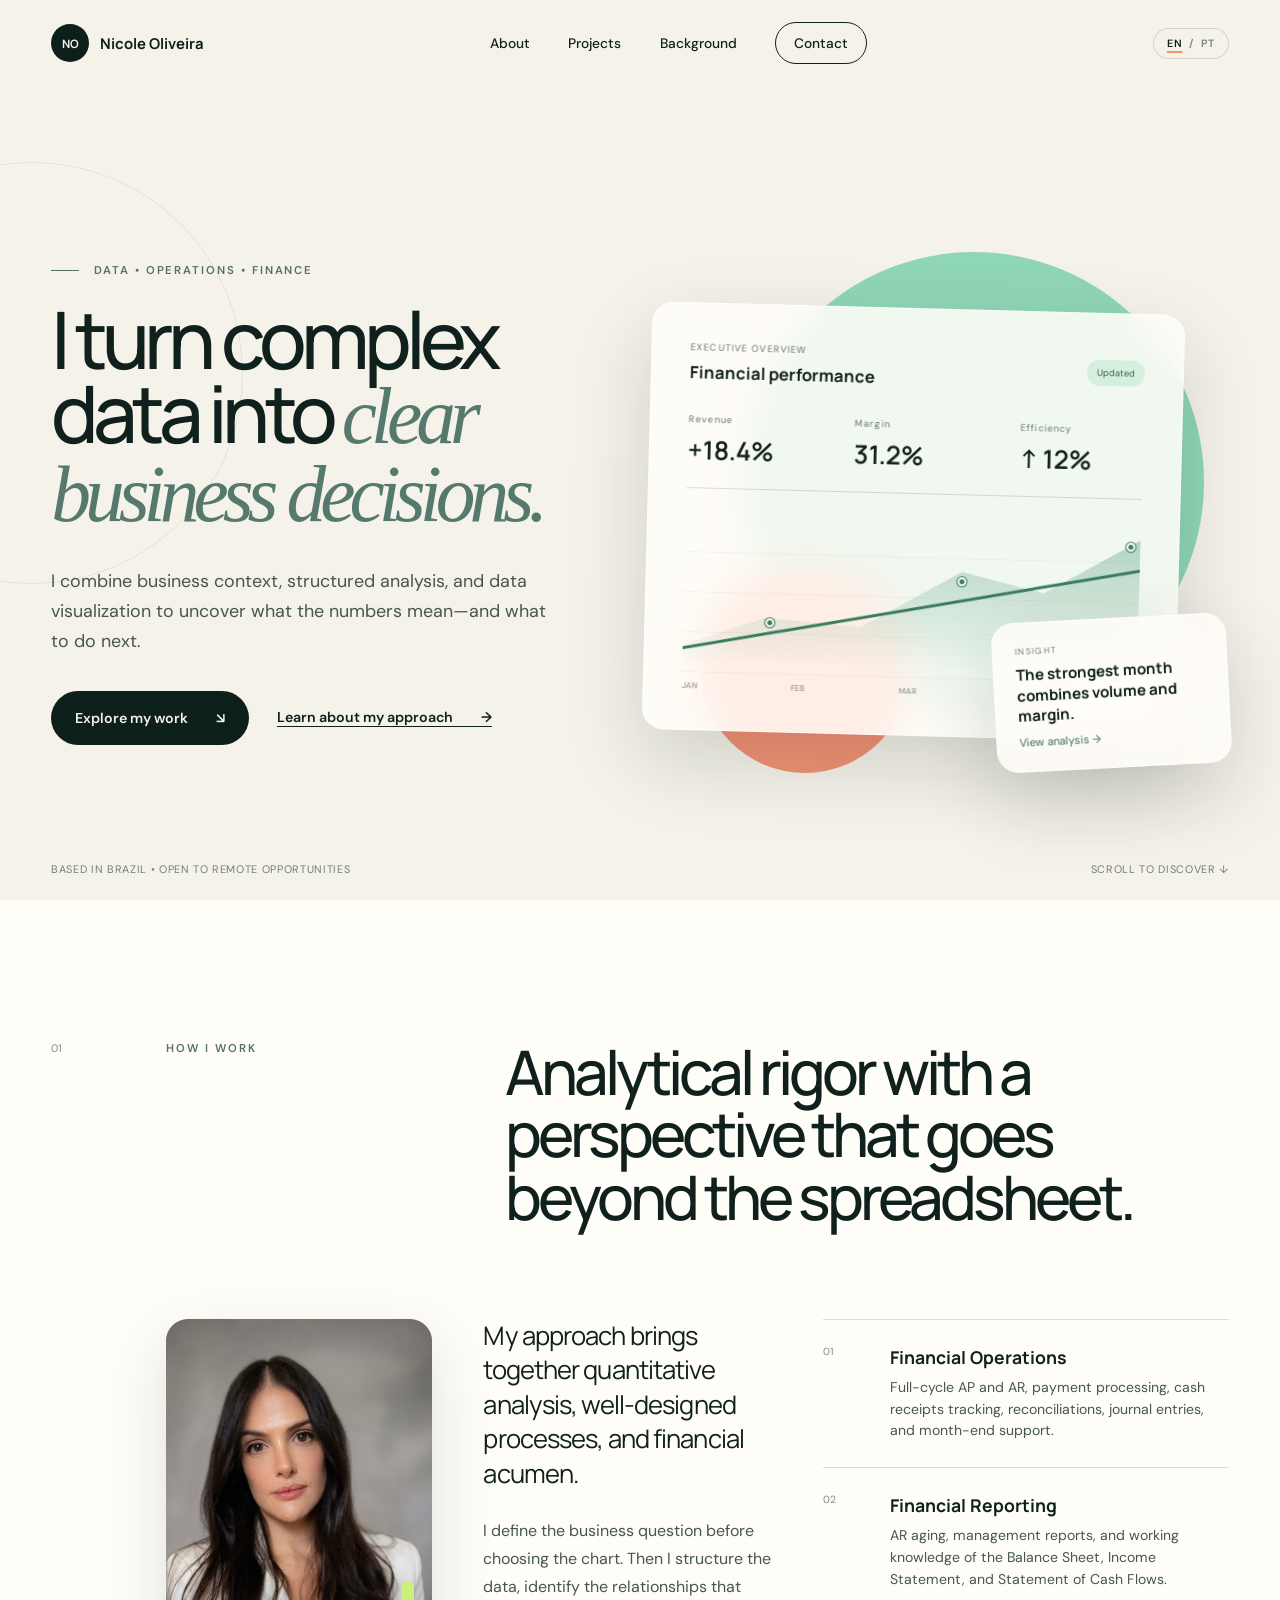
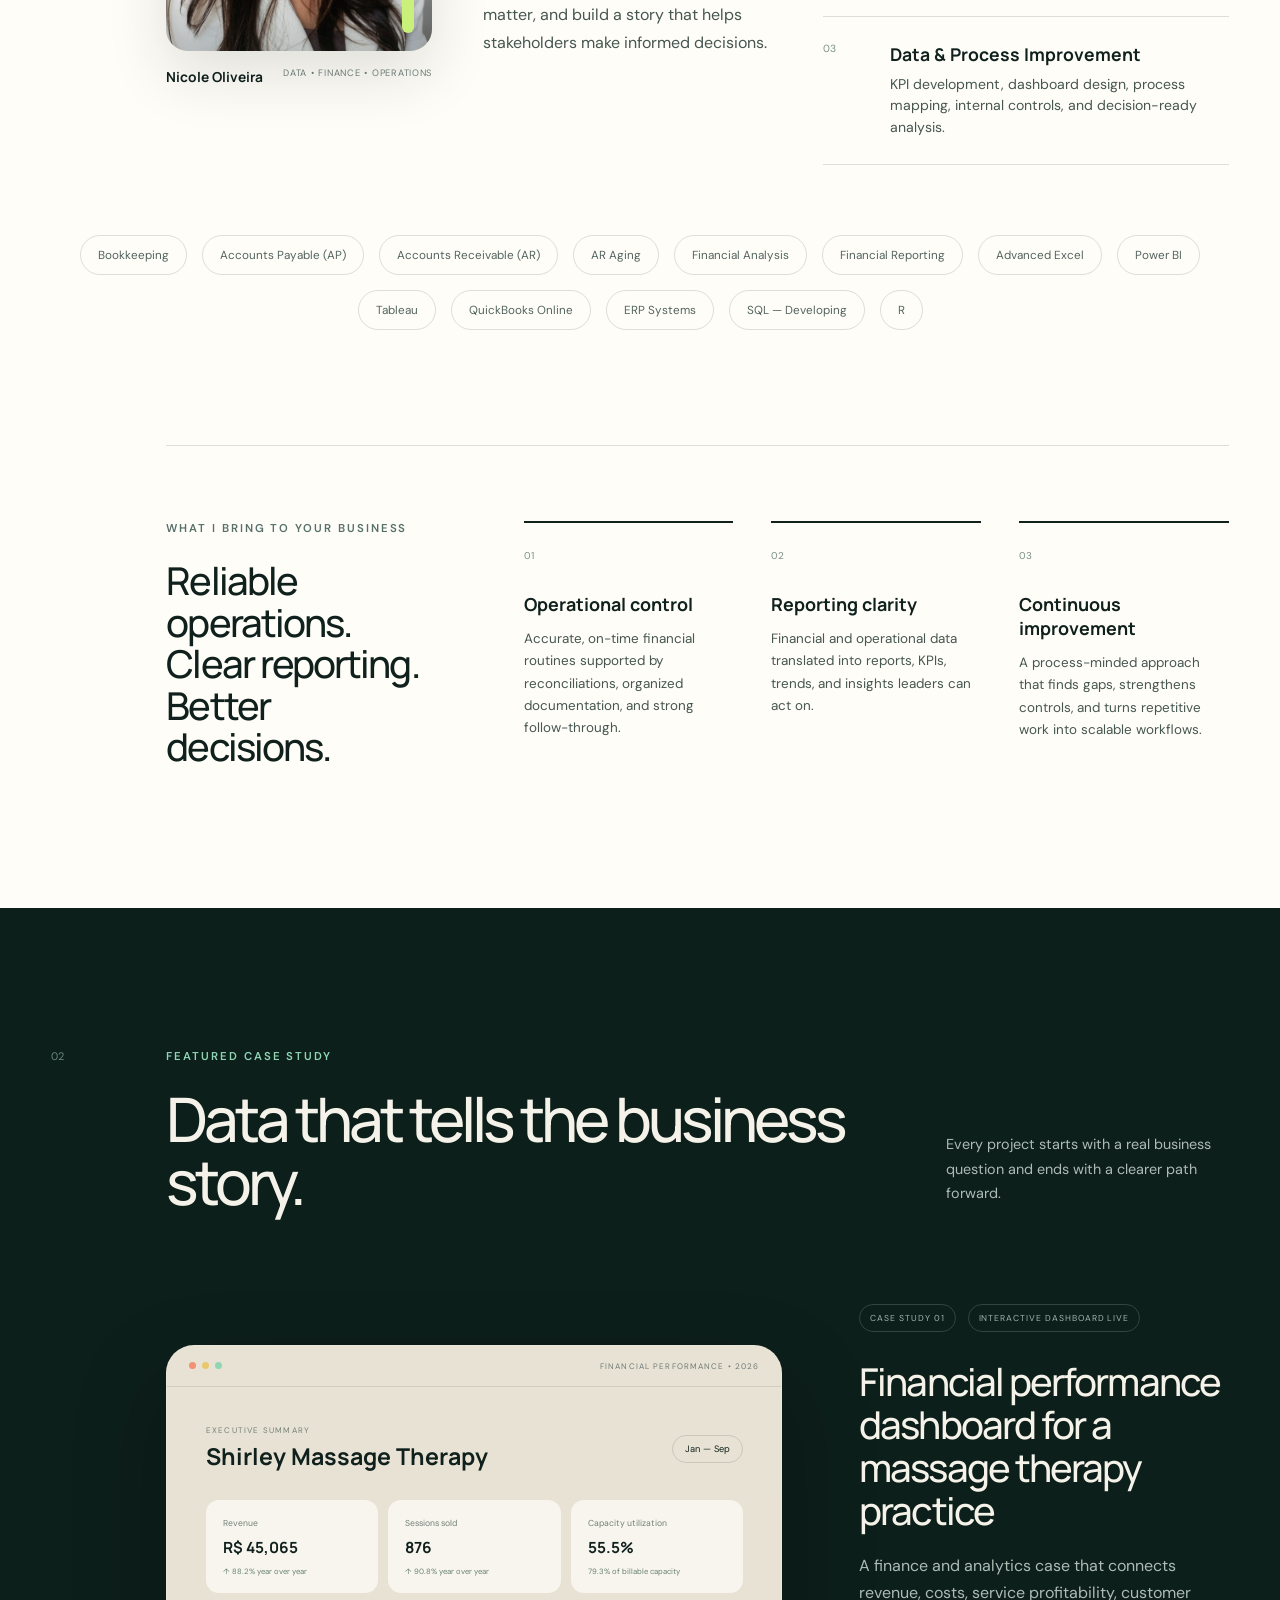
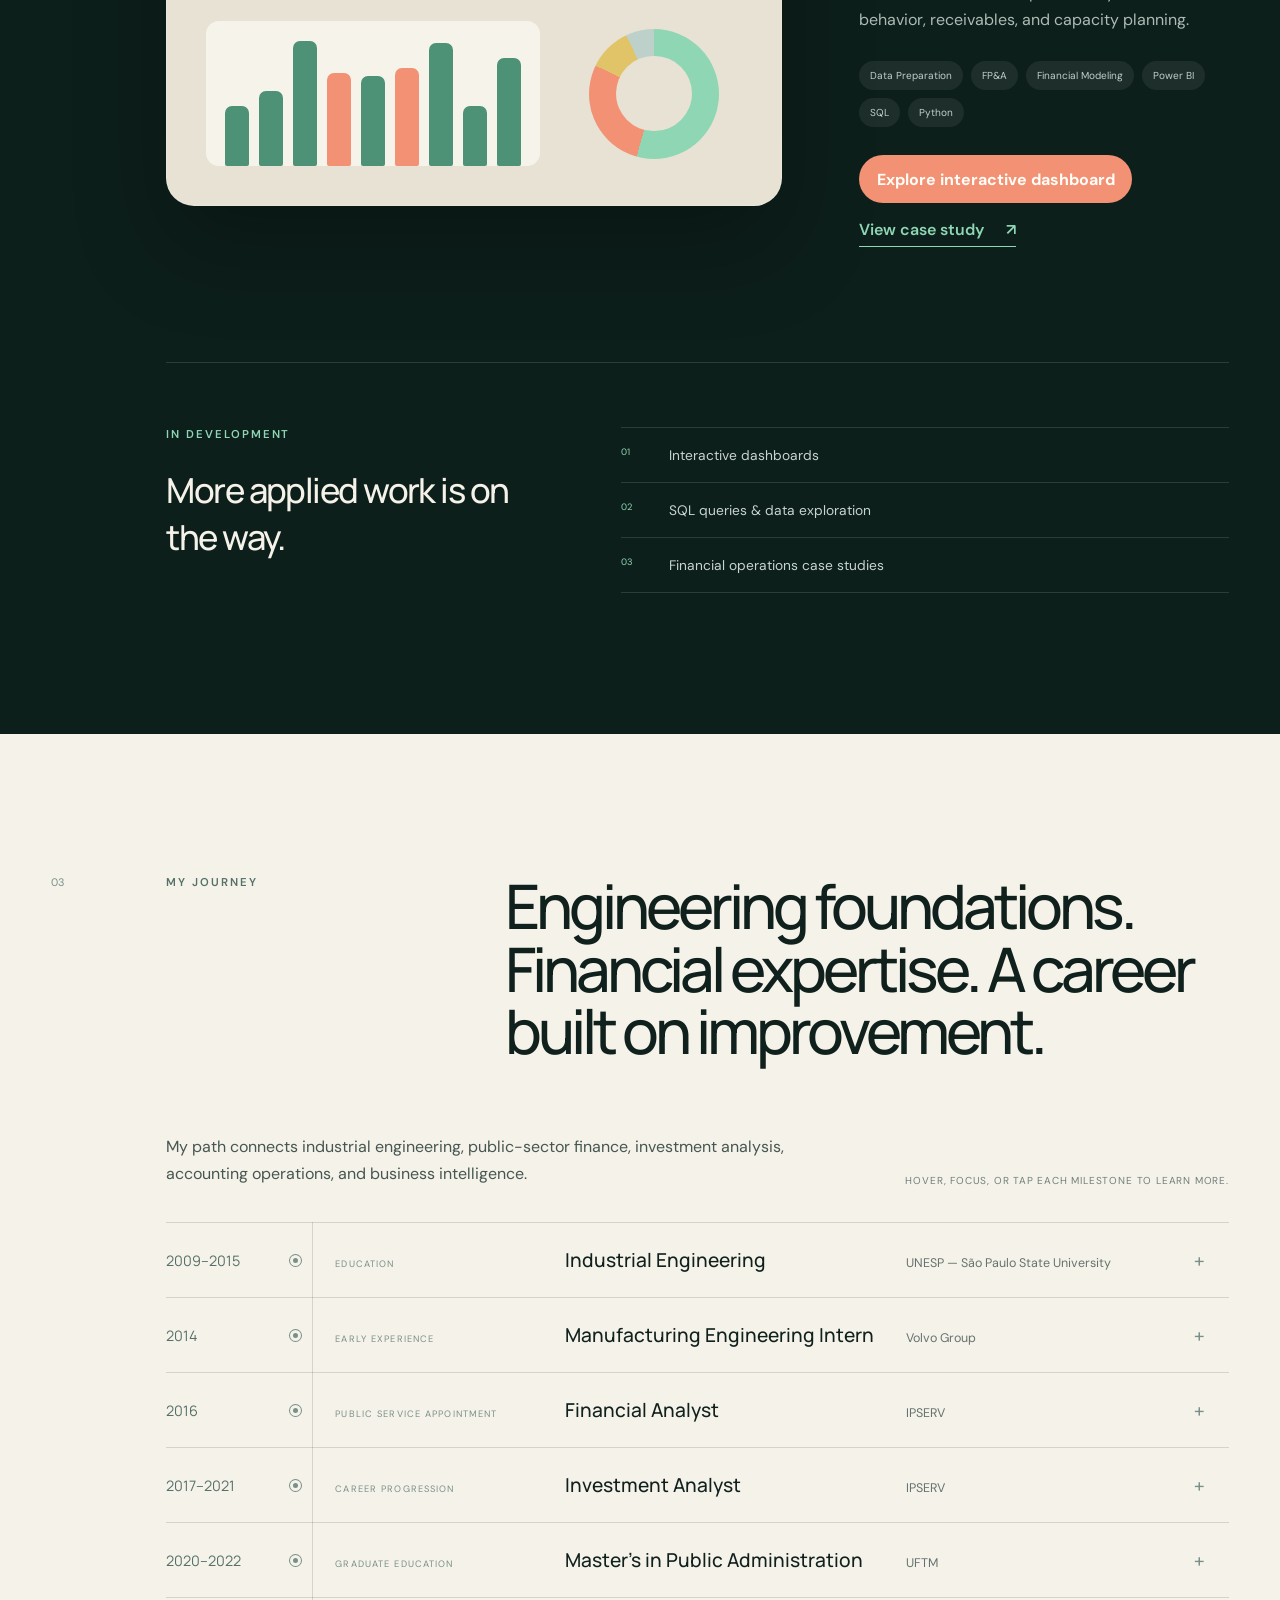
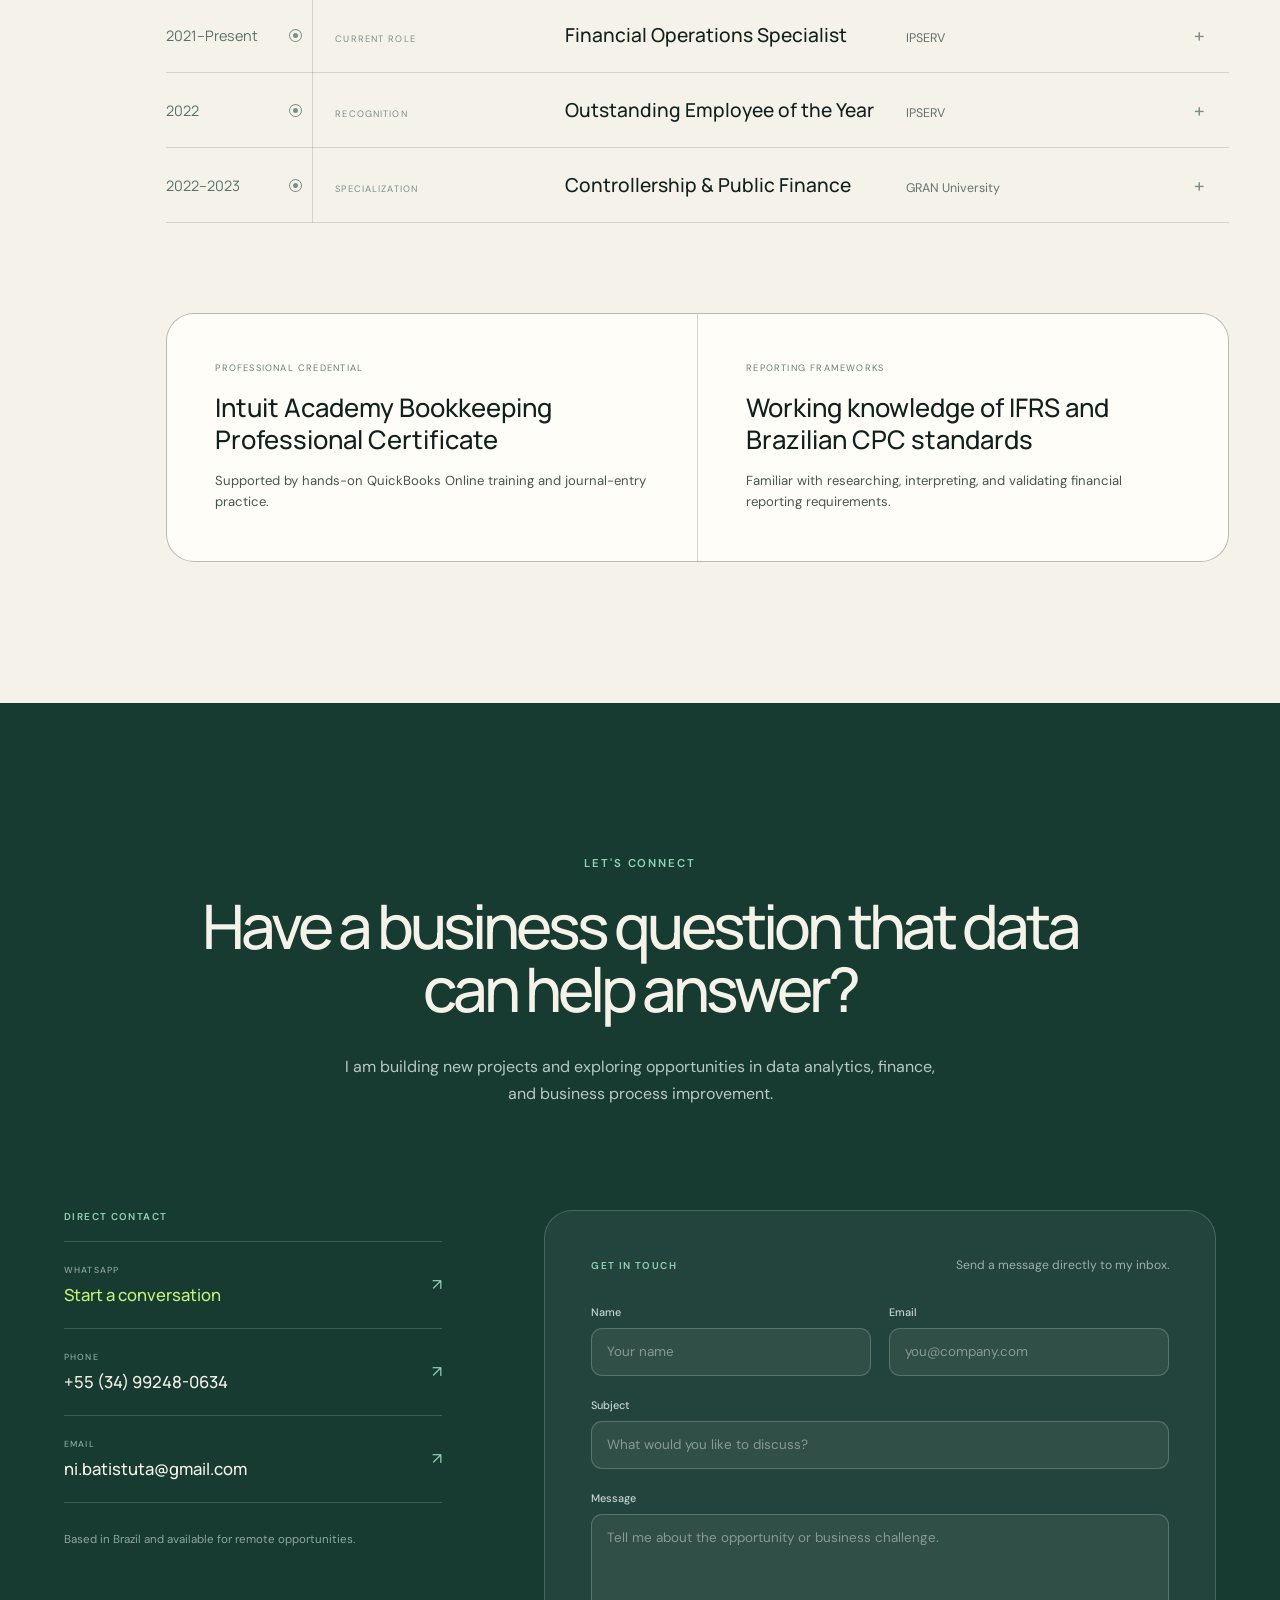
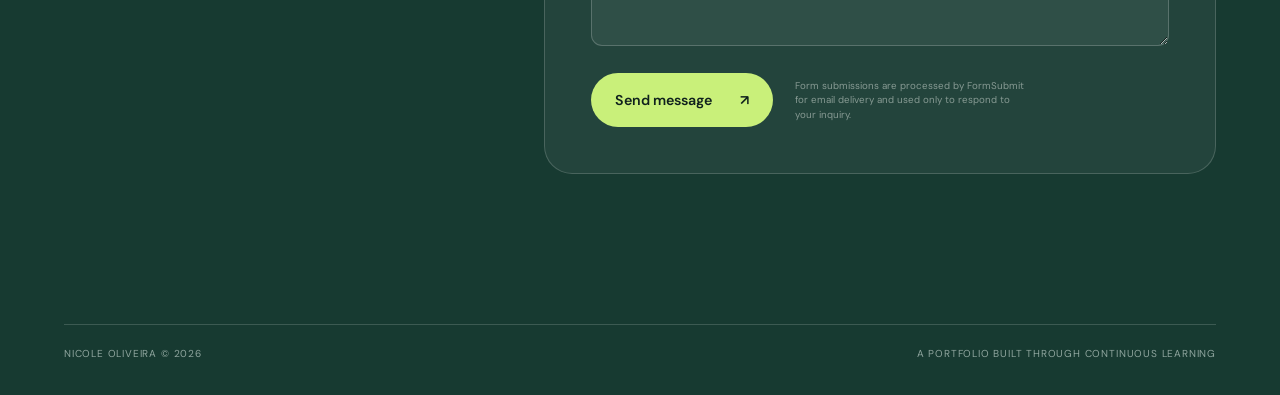
<file: index.html>
<!doctype html>
<html lang="en-US">
  <head>
    <meta charset="UTF-8" />
    <meta name="viewport" content="width=device-width, initial-scale=1.0" />
    <meta
      name="description"
      content="Nicole Oliveira's portfolio — business-focused data analytics, financial insights, and process improvement."
    />
    <meta name="theme-color" content="#0d1f1b" />
    <title>Nicole Oliveira | Data Analytics &amp; Finance</title>
    <link rel="alternate" hreflang="en" href="https://nicolebmoliveira.github.io/portfolio/" />
    <link rel="alternate" hreflang="pt-BR" href="https://nicolebmoliveira.github.io/portfolio/pt.html" />
    <link rel="stylesheet" href="styles.css" />
  </head>
  <body>
    <a class="skip-link" href="#content">Skip to content</a>

    <header class="site-header">
      <a class="brand" href="#home" aria-label="Home">
        <span class="brand-mark">NO</span>
        <span>Nicole Oliveira</span>
      </a>

      <button
        class="menu-toggle"
        type="button"
        aria-expanded="false"
        aria-controls="main-navigation"
        aria-label="Open menu"
      >
        <span></span><span></span>
      </button>

      <nav id="main-navigation" class="main-nav" aria-label="Main navigation">
        <a href="#about">About</a>
        <a href="#projects">Projects</a>
        <a href="#background">Background</a>
        <a class="nav-cta" href="#contact">Contact</a>
      </nav>

      <div class="language-switch" aria-label="Language selector">
        <a
          class="active"
          href="index.html"
          data-language-link
          data-page="index.html"
          lang="en"
          hreflang="en"
          aria-current="page"
        >EN</a>
        <span aria-hidden="true">/</span>
        <a
          href="pt.html"
          data-language-link
          data-page="pt.html"
          lang="pt-BR"
          hreflang="pt-BR"
        >PT</a>
      </div>
    </header>

    <main id="content">
      <section id="home" class="hero">
        <div class="hero-copy">
          <p class="eyebrow"><span></span> Data • Operations • Finance</p>
          <h1>I turn complex data into <em>clear business decisions.</em></h1>
          <p class="hero-intro">
            I combine business context, structured analysis, and data
            visualization to uncover what the numbers mean—and what to do next.
          </p>
          <div class="hero-actions">
            <a class="button button-primary" href="#projects">
              Explore my work <span aria-hidden="true">↘</span>
            </a>
            <a class="button button-text" href="#about">
              Learn about my approach <span aria-hidden="true">→</span>
            </a>
          </div>
        </div>

        <div class="hero-visual" aria-label="Abstract business analytics visualization">
          <div class="orb orb-one"></div>
          <div class="orb orb-two"></div>
          <div class="data-card card-main">
            <div class="card-heading">
              <div>
                <small>EXECUTIVE OVERVIEW</small>
                <strong>Financial performance</strong>
              </div>
              <span class="status-dot">Updated</span>
            </div>
            <div class="metric-row">
              <div><small>Revenue</small><strong>+18.4%</strong></div>
              <div><small>Margin</small><strong>31.2%</strong></div>
              <div><small>Efficiency</small><strong>↑ 12%</strong></div>
            </div>
            <div class="chart" aria-hidden="true">
              <div class="chart-grid"></div>
              <div class="chart-area"></div>
              <div class="chart-line"></div>
              <span class="chart-point point-one"></span>
              <span class="chart-point point-two"></span>
              <span class="chart-point point-three"></span>
            </div>
            <div class="chart-labels" aria-hidden="true">
              <span>JAN</span><span>FEB</span><span>MAR</span><span>APR</span><span>MAY</span>
            </div>
          </div>
          <div class="data-card card-float">
            <small>INSIGHT</small>
            <strong>The strongest month combines volume and margin.</strong>
            <span>View analysis →</span>
          </div>
        </div>

        <div class="hero-footer">
          <span>Based in Brazil • Open to remote opportunities</span>
          <a href="#about" aria-label="Scroll to the next section">Scroll to discover ↓</a>
        </div>
      </section>

      <section id="about" class="section about-section">
        <div class="section-number">01</div>
        <div class="section-heading">
          <p class="eyebrow">How I work</p>
          <h2>Analytical rigor with a perspective that goes beyond the spreadsheet.</h2>
        </div>
        <div class="about-grid">
          <figure class="profile-portrait">
            <div class="portrait-frame">
              <img
                src="assets/nicole-oliveira-headshot.jpg"
                alt="Nicole Oliveira, data analytics and finance professional"
                width="704"
                height="783"
                loading="lazy"
              />
              <span class="portrait-accent" aria-hidden="true"></span>
            </div>
            <figcaption>
              <strong>Nicole Oliveira</strong>
              <span>Data • Finance • Operations</span>
            </figcaption>
          </figure>
          <div class="about-copy">
            <p class="lead">
              My approach brings together quantitative analysis, well-designed
              processes, and financial acumen.
            </p>
            <p>
              I define the business question before choosing the chart. Then I
              structure the data, identify the relationships that matter, and
              build a story that helps stakeholders make informed decisions.
            </p>
          </div>
          <div class="capabilities">
            <article>
              <span>01</span>
              <div>
                <h3>Financial Operations</h3>
                <p>
                  Full-cycle AP and AR, payment processing, cash receipts
                  tracking, reconciliations, journal entries, and month-end support.
                </p>
              </div>
            </article>
            <article>
              <span>02</span>
              <div>
                <h3>Financial Reporting</h3>
                <p>
                  AR aging, management reports, and working knowledge of the
                  Balance Sheet, Income Statement, and Statement of Cash Flows.
                </p>
              </div>
            </article>
            <article>
              <span>03</span>
              <div>
                <h3>Data &amp; Process Improvement</h3>
                <p>
                  KPI development, dashboard design, process mapping, internal
                  controls, and decision-ready analysis.
                </p>
              </div>
            </article>
          </div>
        </div>
        <div class="tool-strip" aria-label="Tools and capabilities">
          <span>Bookkeeping</span>
          <span>Accounts Payable (AP)</span>
          <span>Accounts Receivable (AR)</span>
          <span>AR Aging</span>
          <span>Financial Analysis</span>
          <span>Financial Reporting</span>
          <span>Advanced Excel</span>
          <span>Power BI</span>
          <span>Tableau</span>
          <span>QuickBooks Online</span>
          <span>ERP Systems</span>
          <span>SQL — Developing</span>
          <span>R</span>
        </div>

        <div class="business-value">
          <div class="value-intro">
            <p class="eyebrow">What I bring to your business</p>
            <h3>Reliable operations. Clear reporting. Better decisions.</h3>
          </div>
          <div class="value-grid">
            <article>
              <span>01</span>
              <h4>Operational control</h4>
              <p>
                Accurate, on-time financial routines supported by reconciliations,
                organized documentation, and strong follow-through.
              </p>
            </article>
            <article>
              <span>02</span>
              <h4>Reporting clarity</h4>
              <p>
                Financial and operational data translated into reports, KPIs,
                trends, and insights leaders can act on.
              </p>
            </article>
            <article>
              <span>03</span>
              <h4>Continuous improvement</h4>
              <p>
                A process-minded approach that finds gaps, strengthens controls,
                and turns repetitive work into scalable workflows.
              </p>
            </article>
          </div>
        </div>
      </section>

      <section id="projects" class="section projects-section">
        <div class="section-number">02</div>
        <div class="projects-heading">
          <div>
            <p class="eyebrow light">Featured case study</p>
            <h2>Data that tells the business story.</h2>
          </div>
          <p>
            Every project starts with a real business question and ends with a
            clearer path forward.
          </p>
        </div>

        <article class="featured-project">
          <div class="project-preview">
            <div class="preview-topbar">
              <span><i></i><i></i><i></i></span>
              <small>FINANCIAL PERFORMANCE • 2026</small>
            </div>
            <div class="preview-body">
              <div class="preview-title">
                <div>
                  <small>EXECUTIVE SUMMARY</small>
                  <strong>Shirley Massage Therapy</strong>
                </div>
                <span>Jan — Sep</span>
              </div>
              <div class="preview-kpis">
                <div><small>Revenue</small><b>R$ 45,065</b><span>↑ 88.2% year over year</span></div>
                <div><small>Sessions sold</small><b>876</b><span>↑ 90.8% year over year</span></div>
                <div><small>Capacity utilization</small><b>55.5%</b><span>79.3% of billable capacity</span></div>
              </div>
              <div class="preview-charts">
                <div class="bar-chart" aria-hidden="true">
                  <span style="--height: 48%"></span>
                  <span style="--height: 60%"></span>
                  <span style="--height: 100%"></span>
                  <span style="--height: 75%"></span>
                  <span style="--height: 72%"></span>
                  <span style="--height: 79%"></span>
                  <span style="--height: 99%"></span>
                  <span style="--height: 48%"></span>
                  <span style="--height: 87%"></span>
                </div>
                <div class="donut" aria-hidden="true"><span>mix</span></div>
              </div>
            </div>
          </div>

          <div class="project-details">
            <div class="project-meta">
              <span>CASE STUDY 01</span>
              <span>INTERACTIVE DASHBOARD LIVE</span>
            </div>
            <h3>Financial performance dashboard for a massage therapy practice</h3>
            <p>
              A finance and analytics case that connects revenue, costs, service
              profitability, customer behavior, receivables, and capacity planning.
            </p>
            <ul class="project-tags" aria-label="Capabilities applied">
              <li>Data Preparation</li>
              <li>FP&amp;A</li>
              <li>Financial Modeling</li>
              <li>Power BI</li>
              <li>SQL</li>
              <li>Python</li>
            </ul>
            <div class="project-actions">
              <a class="dashboard-link" href="dashboard.html?lang=en">Explore interactive dashboard</a>
              <button
                class="project-link"
                type="button"
                aria-expanded="false"
                aria-controls="case-details"
              >
                View case study <span aria-hidden="true">↗</span>
              </button>
            </div>
          </div>
        </article>

        <div id="case-details" class="case-details" hidden>
          <div>
            <small>01 • BUSINESS CHALLENGE</small>
            <h4>Turn operational records into management-ready insights.</h4>
            <p>
              Consolidate sales, expenses, product usage, and package duration into
              a traceable view of profitability, cash flow, and operating capacity.
            </p>
          </div>
          <div>
            <small>02 • DATA PREPARATION &amp; CONTROLS</small>
            <h4>Build a reliable transaction-level foundation.</h4>
            <p>
              Standardize accounting groups, create unique sale and customer IDs,
              classify operating, investing, and financing cash flows, and model a
              clearly labeled synthetic AR aging schedule.
            </p>
          </div>
          <div>
            <small>03 • FINANCIAL MODEL</small>
            <h4>Translate services into cost, margin, and profit per hour.</h4>
            <p>
              Allocate fixed costs, owner compensation, shared supplies, and
              service-specific products to calculate package economics and test
              pricing and utilization assumptions.
            </p>
          </div>
          <div>
            <small>04 • KEY FINDINGS</small>
            <h4>Growth accelerated while the service mix remained concentrated.</h4>
            <p>
              Jan–Sep 2026 revenue increased 88.2% year over year. MD packages
              generated 82.3% of revenue, while larger packages delivered lower
              margins per hour because discounts scaled faster than costs.
            </p>
          </div>
          <div>
            <small>05 • BUSINESS RECOMMENDATIONS</small>
            <h4>Improve package economics without abandoning the core offer.</h4>
            <p>
              Tighten large-package discounts, cross-sell high-margin services,
              track discount reasons, and concentrate promotions in months with
              spare capacity instead of peak months.
            </p>
          </div>
          <div>
            <small>06 • DASHBOARD ROADMAP</small>
            <h4>Turn the model into a decision-ready Power BI experience.</h4>
            <p>
              Executive performance, service profitability, customer retention,
              expense and cash-flow analysis, AR aging, and theoretical versus
              billable-capacity utilization.
            </p>
          </div>
        </div>

        <div class="portfolio-roadmap" aria-label="Portfolio roadmap">
          <div>
            <p class="eyebrow light">In development</p>
            <h3>More applied work is on the way.</h3>
          </div>
          <ul>
            <li><span>01</span> Interactive dashboards</li>
            <li><span>02</span> SQL queries &amp; data exploration</li>
            <li><span>03</span> Financial operations case studies</li>
          </ul>
        </div>
      </section>

      <section id="background" class="section journey-section">
        <div class="section-number">03</div>
        <div class="section-heading">
          <p class="eyebrow">My journey</p>
          <h2>Engineering foundations. Financial expertise. A career built on improvement.</h2>
        </div>

        <div class="timeline-intro">
          <p>
            My path connects industrial engineering, public-sector finance,
            investment analysis, accounting operations, and business intelligence.
          </p>
          <p class="timeline-instruction">
            Hover, focus, or tap each milestone to learn more.
          </p>
        </div>

        <ol class="career-timeline">
          <li class="timeline-item">
            <button class="timeline-trigger" type="button" aria-expanded="false" aria-controls="timeline-unesp">
              <span class="timeline-year">2009–2015</span>
              <span class="timeline-dot" aria-hidden="true"></span>
              <span class="timeline-summary">
                <small>EDUCATION</small>
                <strong>Industrial Engineering</strong>
                <em>UNESP — São Paulo State University</em>
              </span>
              <span class="timeline-toggle" aria-hidden="true">+</span>
            </button>
            <div id="timeline-unesp" class="timeline-detail" aria-hidden="true">
              <p>
                Built a foundation in operations, quantitative analysis, process
                design, productivity, and continuous improvement.
              </p>
            </div>
          </li>

          <li class="timeline-item">
            <button class="timeline-trigger" type="button" aria-expanded="false" aria-controls="timeline-volvo">
              <span class="timeline-year">2014</span>
              <span class="timeline-dot" aria-hidden="true"></span>
              <span class="timeline-summary">
                <small>EARLY EXPERIENCE</small>
                <strong>Manufacturing Engineering Intern</strong>
                <em>Volvo Group</em>
              </span>
              <span class="timeline-toggle" aria-hidden="true">+</span>
            </button>
            <div id="timeline-volvo" class="timeline-detail" aria-hidden="true">
              <p>
                Supported process standardization, SAP ERP records, Lean
                initiatives, and cross-functional documentation in a global environment.
              </p>
            </div>
          </li>

          <li class="timeline-item">
            <button class="timeline-trigger" type="button" aria-expanded="false" aria-controls="timeline-appointment">
              <span class="timeline-year">2016</span>
              <span class="timeline-dot" aria-hidden="true"></span>
              <span class="timeline-summary">
                <small>PUBLIC SERVICE APPOINTMENT</small>
                <strong>Financial Analyst</strong>
                <em>IPSERV</em>
              </span>
              <span class="timeline-toggle" aria-hidden="true">+</span>
            </button>
            <div id="timeline-appointment" class="timeline-detail" aria-hidden="true">
              <p>
                Joined IPSERV through a competitive public-service examination,
                beginning with bookkeeping, AP, AR, reconciliations, payroll
                disbursements, and ERP-based transaction processing.
              </p>
            </div>
          </li>

          <li class="timeline-item">
            <button class="timeline-trigger" type="button" aria-expanded="false" aria-controls="timeline-investments">
              <span class="timeline-year">2017–2021</span>
              <span class="timeline-dot" aria-hidden="true"></span>
              <span class="timeline-summary">
                <small>CAREER PROGRESSION</small>
                <strong>Investment Analyst</strong>
                <em>IPSERV</em>
              </span>
              <span class="timeline-toggle" aria-hidden="true">+</span>
            </button>
            <div id="timeline-investments" class="timeline-detail" aria-hidden="true">
              <p>
                Recorded and reconciled investment activity for a multi-asset
                portfolio, monitored performance and compliance, and prepared
                analysis for the Investment Committee.
              </p>
            </div>
          </li>

          <li class="timeline-item">
            <button class="timeline-trigger" type="button" aria-expanded="false" aria-controls="timeline-masters">
              <span class="timeline-year">2020–2022</span>
              <span class="timeline-dot" aria-hidden="true"></span>
              <span class="timeline-summary">
                <small>GRADUATE EDUCATION</small>
                <strong>Master’s in Public Administration</strong>
                <em>UFTM</em>
              </span>
              <span class="timeline-toggle" aria-hidden="true">+</span>
            </button>
            <div id="timeline-masters" class="timeline-detail" aria-hidden="true">
              <p>
                Applied process mapping, governance, R, and the Markowitz model
                to investment-management decisions in a regulated pension fund.
                <a href="https://bdtd.uftm.edu.br/handle/123456789/1369" target="_blank" rel="noopener noreferrer">
                  View the research ↗
                </a>
              </p>
            </div>
          </li>

          <li class="timeline-item">
            <button class="timeline-trigger" type="button" aria-expanded="false" aria-controls="timeline-operations">
              <span class="timeline-year">2021–Present</span>
              <span class="timeline-dot" aria-hidden="true"></span>
              <span class="timeline-summary">
                <small>CURRENT ROLE</small>
                <strong>Financial Operations Specialist</strong>
                <em>IPSERV</em>
              </span>
              <span class="timeline-toggle" aria-hidden="true">+</span>
            </button>
            <div id="timeline-operations" class="timeline-detail" aria-hidden="true">
              <p>
                Leads high-volume financial routines spanning AP, AR, payment
                processing, reconciliations, journal entries, cash flow,
                month-end support, reporting, and internal controls.
              </p>
            </div>
          </li>

          <li class="timeline-item">
            <button class="timeline-trigger" type="button" aria-expanded="false" aria-controls="timeline-recognition">
              <span class="timeline-year">2022</span>
              <span class="timeline-dot" aria-hidden="true"></span>
              <span class="timeline-summary">
                <small>RECOGNITION</small>
                <strong>Outstanding Employee of the Year</strong>
                <em>IPSERV</em>
              </span>
              <span class="timeline-toggle" aria-hidden="true">+</span>
            </button>
            <div id="timeline-recognition" class="timeline-detail" aria-hidden="true">
              <p>
                Recognized for professional contribution, reliability, and
                commitment to the organization’s work.
              </p>
            </div>
          </li>

          <li class="timeline-item">
            <button class="timeline-trigger" type="button" aria-expanded="false" aria-controls="timeline-postgrad">
              <span class="timeline-year">2022–2023</span>
              <span class="timeline-dot" aria-hidden="true"></span>
              <span class="timeline-summary">
                <small>SPECIALIZATION</small>
                <strong>Controllership &amp; Public Finance</strong>
                <em>GRAN University</em>
              </span>
              <span class="timeline-toggle" aria-hidden="true">+</span>
            </button>
            <div id="timeline-postgrad" class="timeline-detail" aria-hidden="true">
              <p>
                Deepened knowledge of controllership, public finance, financial
                controls, reporting, and accountability.
              </p>
            </div>
          </li>
        </ol>

        <div class="credentials-band">
          <div>
            <span class="credential-kicker">PROFESSIONAL CREDENTIAL</span>
            <strong>Intuit Academy Bookkeeping Professional Certificate</strong>
            <p>Supported by hands-on QuickBooks Online training and journal-entry practice.</p>
          </div>
          <div>
            <span class="credential-kicker">REPORTING FRAMEWORKS</span>
            <strong>Working knowledge of IFRS and Brazilian CPC standards</strong>
            <p>Familiar with researching, interpreting, and validating financial reporting requirements.</p>
          </div>
        </div>
      </section>

      <section id="contact" class="contact-section">
        <div class="contact-intro">
          <p class="eyebrow light">Let's connect</p>
          <h2>Have a business question that data can help answer?</h2>
          <p>
            I am building new projects and exploring opportunities in data
            analytics, finance, and business process improvement.
          </p>
        </div>

        <div class="contact-grid">
          <div class="contact-methods">
            <p class="contact-label">DIRECT CONTACT</p>
            <a
              class="contact-method contact-method-featured"
              href="https://wa.me/5534992480634?text=Hi%20Nicole%2C%20I%20found%20your%20portfolio%20and%20would%20like%20to%20connect."
              target="_blank"
              rel="noopener noreferrer"
            >
              <span>
                <small>WHATSAPP</small>
                <strong>Start a conversation</strong>
              </span>
              <b aria-hidden="true">↗</b>
            </a>
            <a class="contact-method" href="tel:+5534992480634">
              <span>
                <small>PHONE</small>
                <strong>+55 (34) 99248-0634</strong>
              </span>
              <b aria-hidden="true">↗</b>
            </a>
            <a class="contact-method" href="mailto:ni.batistuta@gmail.com">
              <span>
                <small>EMAIL</small>
                <strong>ni.batistuta@gmail.com</strong>
              </span>
              <b aria-hidden="true">↗</b>
            </a>
            <p class="contact-note">
              Based in Brazil and available for remote opportunities.
            </p>
          </div>

          <form
            class="contact-form"
            action="https://formsubmit.co/ni.batistuta@gmail.com"
            method="POST"
          >
            <input type="hidden" name="_subject" value="New portfolio inquiry" />
            <input type="hidden" name="_template" value="table" />
            <input
              type="hidden"
              name="_next"
              value="https://nicolebmoliveira.github.io/portfolio/thanks.html"
            />
            <input
              class="form-honeypot"
              type="text"
              name="_honey"
              tabindex="-1"
              autocomplete="off"
            />

            <div class="form-heading">
              <span>GET IN TOUCH</span>
              <p>Send a message directly to my inbox.</p>
            </div>

            <div class="form-row">
              <div class="form-field">
                <label for="contact-name">Name</label>
                <input
                  id="contact-name"
                  name="name"
                  type="text"
                  autocomplete="name"
                  placeholder="Your name"
                  required
                />
              </div>
              <div class="form-field">
                <label for="contact-email">Email</label>
                <input
                  id="contact-email"
                  name="email"
                  type="email"
                  autocomplete="email"
                  placeholder="you@company.com"
                  required
                />
              </div>
            </div>

            <div class="form-field">
              <label for="contact-subject">Subject</label>
              <input
                id="contact-subject"
                name="subject"
                type="text"
                placeholder="What would you like to discuss?"
                required
              />
            </div>

            <div class="form-field">
              <label for="contact-message">Message</label>
              <textarea
                id="contact-message"
                name="message"
                rows="5"
                placeholder="Tell me about the opportunity or business challenge."
                required
              ></textarea>
            </div>

            <button class="button button-light form-submit" type="submit">
              Send message <span aria-hidden="true">↗</span>
            </button>
            <p class="form-privacy">
              Form submissions are processed by FormSubmit for email delivery
              and used only to respond to your inquiry.
            </p>
          </form>
        </div>

        <div class="contact-footer">
          <span>Nicole Oliveira © <span data-current-year></span></span>
          <span>A portfolio built through continuous learning</span>
        </div>
      </section>
    </main>

    <script src="script.js"></script>
  </body>
</html>
</file>
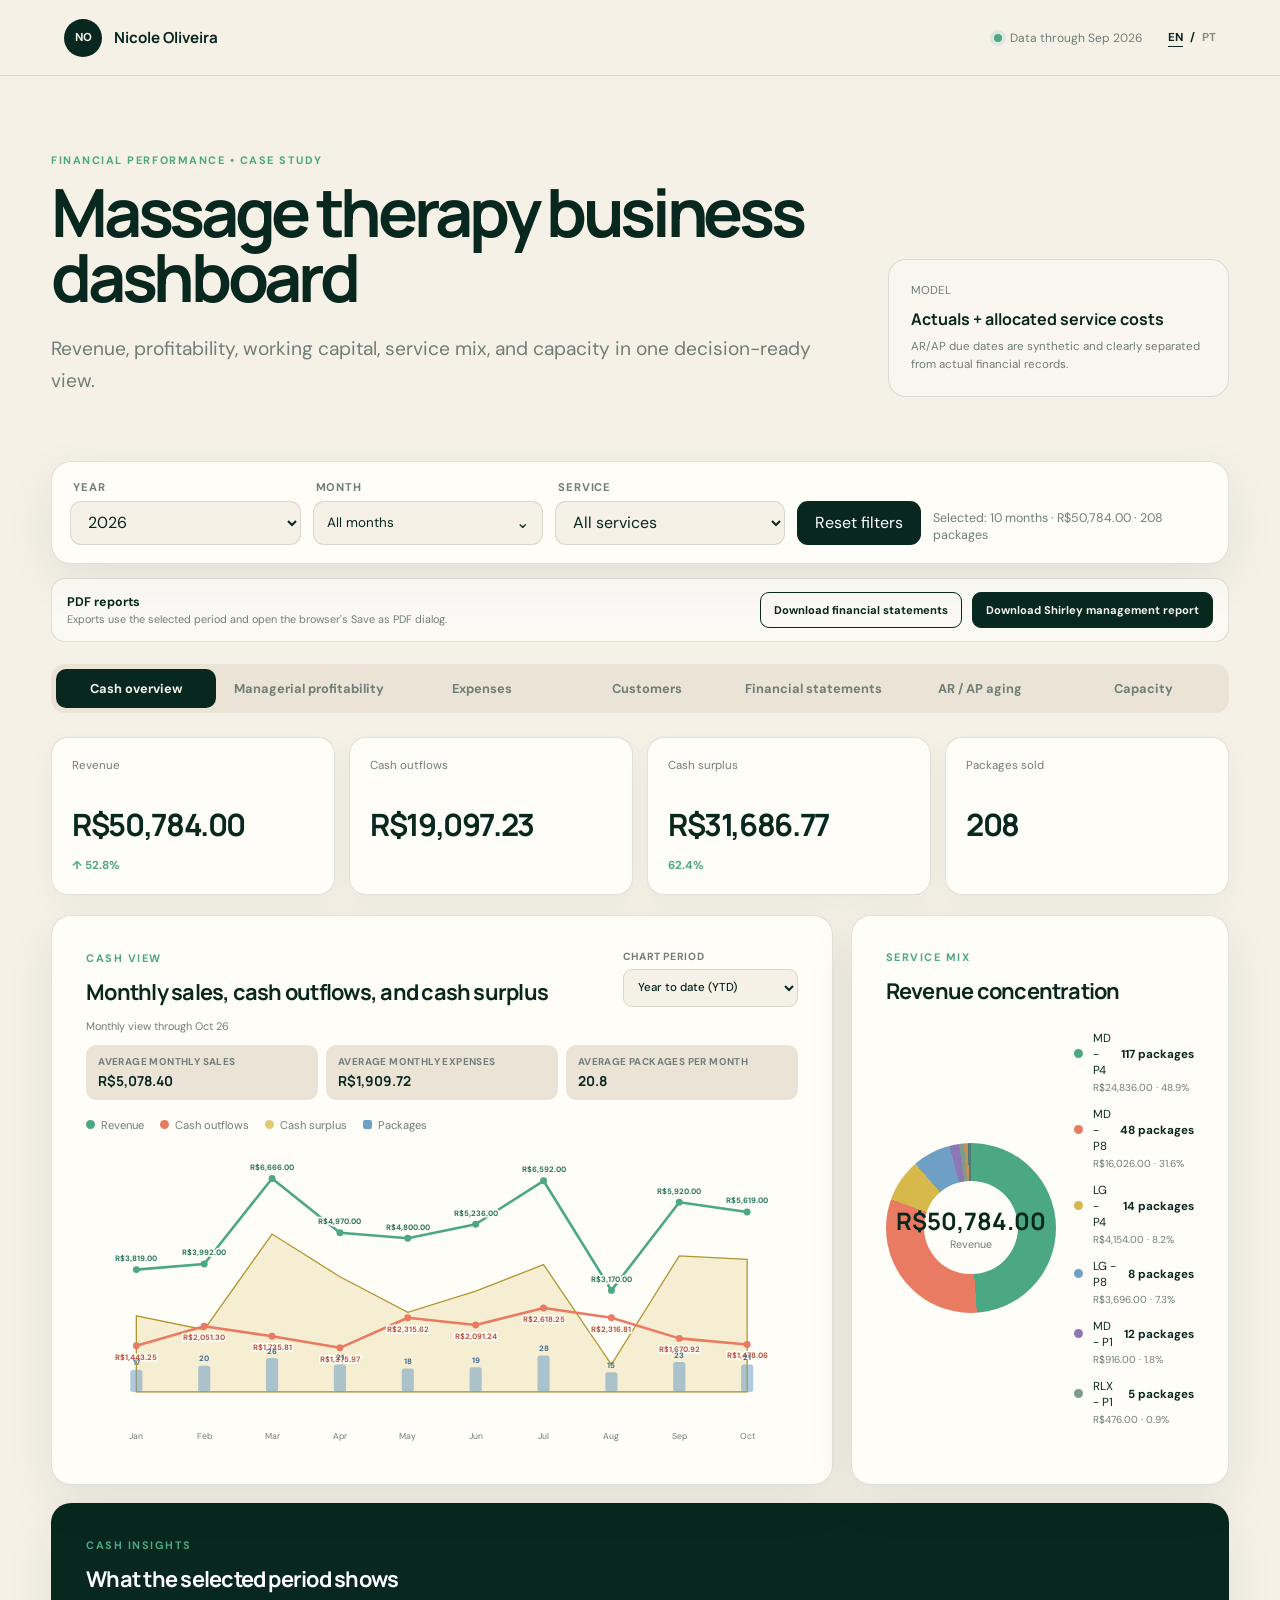
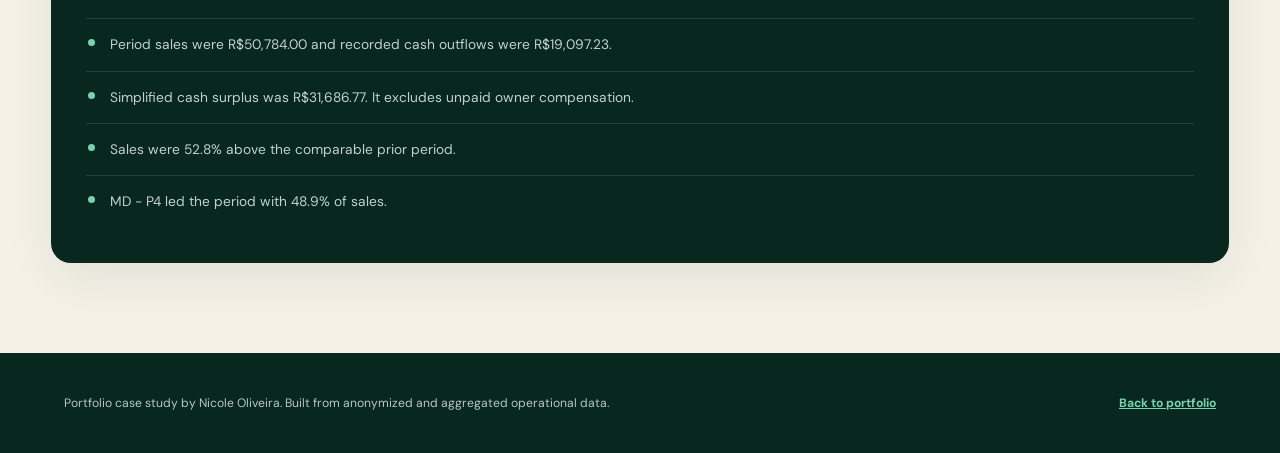
<file: dashboard.html>
<!doctype html>
<html lang="en">
  <head>
    <meta charset="UTF-8" />
    <meta name="viewport" content="width=device-width, initial-scale=1.0" />
    <meta name="description" content="Interactive financial performance dashboard for a massage therapy practice." />
    <title>Financial Performance Dashboard | Nicole Oliveira</title>
    <link rel="preconnect" href="https://fonts.googleapis.com" />
    <link rel="preconnect" href="https://fonts.gstatic.com" crossorigin />
    <link href="https://fonts.googleapis.com/css2?family=DM+Sans:wght@400;500;600;700&amp;family=Manrope:wght@500;600;700&amp;display=swap" rel="stylesheet" />
    <link rel="stylesheet" href="dashboard.css?v=20261113-1" />
  </head>
  <body>
    <header class="dashboard-header">
      <a class="brand" id="portfolio-link" href="index.html#projects" aria-label="Back to Nicole Oliveira portfolio">
        <span>NO</span><strong>Nicole Oliveira</strong>
      </a>
      <div class="header-actions">
        <span class="data-status"><i></i><span data-i18n="status">Data through Sep 2026</span></span>
        <nav aria-label="Language selector">
          <a href="dashboard.html?lang=en" data-language="en">EN</a>
          <span>/</span>
          <a href="dashboard.html?lang=pt" data-language="pt">PT</a>
        </nav>
      </div>
    </header>

    <main>
      <section class="dashboard-intro">
        <div>
          <p class="eyebrow" data-i18n="eyebrow">FINANCIAL PERFORMANCE • CASE STUDY</p>
          <h1 data-i18n="title">Massage therapy business dashboard</h1>
          <p data-i18n="subtitle">Revenue, profitability, working capital, service mix, and capacity in one decision-ready view.</p>
        </div>
        <aside>
          <span data-i18n="modelLabel">MODEL</span>
          <strong data-i18n="modelValue">Actuals + modeled costs</strong>
          <small data-i18n="modelNote">AR/AP due dates are synthetic and clearly separated from actual financial records.</small>
        </aside>
      </section>

      <section class="filter-panel" aria-label="Dashboard filters">
        <label><span data-i18n="year">Year</span><select id="year-filter"></select></label>
        <div class="month-control"><span data-i18n="month">Month</span><details id="month-filter" class="multi-select"><summary id="month-summary">All months</summary><div id="month-options" class="month-options"></div></details></div>
        <label><span data-i18n="service">Service</span><select id="service-filter"></select></label>
        <button id="reset-filters" type="button" data-i18n="reset">Reset filters</button>
        <p id="filter-summary" aria-live="polite"></p>
      </section>

      <section class="export-bar" aria-label="PDF exports">
        <div><strong data-i18n="exportTitle">PDF reports</strong><span data-i18n="exportNote">Exports use the selected period and open the browser's Save as PDF dialog.</span></div>
        <button id="export-statements" type="button" data-i18n="exportStatements">Download financial statements</button>
        <button id="export-shirley" type="button" data-i18n="exportShirley">Download Shirley management report</button>
      </section>

      <nav class="dashboard-tabs" aria-label="Dashboard views">
        <button class="active" data-view="executive" data-i18n="tabExecutive">Cash overview</button>
        <button data-view="profitability" data-i18n="tabProfitability">Profitability</button>
        <button data-view="expenses" data-i18n="tabExpenses">Expenses</button>
        <button data-view="customers" data-i18n="tabCustomers">Customers</button>
        <button data-view="statements" data-i18n="tabStatements">Financial statements</button>
        <button data-view="aging" data-i18n="tabAging">AR / AP aging</button>
        <button data-view="capacity" data-i18n="tabCapacity">Capacity</button>
      </nav>

      <section id="view-executive" class="dashboard-view active">
        <div id="executive-kpis" class="kpi-grid"></div>
        <div class="dashboard-grid wide-left">
          <article class="panel"><div class="panel-heading comparison-heading"><div><p data-i18n="cashTrendLabel">CASH VIEW</p><h2 data-i18n="cashTrendTitle">Monthly sales, cash outflows, and cash surplus</h2></div><label class="chart-period-control"><span data-i18n="chartPeriod">Chart period</span><select id="comparison-period"><option value="ytd" data-i18n="chartYtd">Year to date (YTD)</option><option value="selected" data-i18n="chartSelected">Selected period</option></select></label></div><div id="comparison-period-note" class="chart-period-note"></div><div id="cash-averages" class="average-strip"></div><div id="cash-activity-chart" class="chart"></div></article>
          <article class="panel"><div class="panel-heading"><div><p data-i18n="mixLabel">SERVICE MIX</p><h2 data-i18n="mixTitle">Revenue concentration</h2></div></div><div id="service-mix" class="chart"></div></article>
        </div>
        <article class="panel insight-panel"><p data-i18n="cashInsightsLabel">CASH INSIGHTS</p><h2 data-i18n="cashInsightsTitle">What the selected period shows</h2><ul id="dynamic-insights"></ul></article>
      </section>

      <section id="view-statements" class="dashboard-view">
        <div class="statement-heading"><div><p data-i18n="statementsLabel">THREE-STATEMENT VIEW</p><h2 data-i18n="statementsTitle">Financial statements</h2></div><span id="statement-date"></span></div>
        <div class="synthetic-banner"><strong data-i18n="reconstructedTitle">Reconstructed statements</strong><span data-i18n="reconstructedText">The balance sheet and cash flow statement combine actual revenue and cash outflows with disclosed assumptions for opening cash, AR/AP timing, inventory, and depreciation.</span></div>
        <div class="dashboard-grid three-statements statement-grid">
          <article class="panel statement-panel"><div class="panel-heading"><div><p data-i18n="plLabel">PROFIT AND LOSS</p><h2 data-i18n="plTitle">Provisional income statement</h2></div></div><div id="profit-loss-statement"></div></article>
          <article class="panel statement-panel"><div class="panel-heading"><div><p data-i18n="balanceLabel">BALANCE SHEET</p><h2 data-i18n="balanceTitle">Financial position</h2></div></div><div id="balance-sheet"></div></article>
          <article class="panel statement-panel"><div class="panel-heading"><div><p data-i18n="cfsLabel">CASH FLOW STATEMENT</p><h2 data-i18n="cfsTitle">Direct-method cash flow</h2></div></div><div id="cash-flow-statement"></div></article>
        </div>
        <article class="panel"><div class="panel-heading"><div><p data-i18n="monthlyActivityLabel">MONTHLY ACTIVITY</p><h2 data-i18n="monthlyActivityTitle">Sales, package volume, and cash outflows</h2></div></div><div id="statement-averages" class="average-strip"></div><div id="statement-activity-chart" class="chart"></div></article>
        <article class="panel assumptions-panel"><div class="panel-heading"><div><p data-i18n="assumptionsLabel">MODEL ASSUMPTIONS</p><h2 data-i18n="assumptionsTitle">Basis of preparation</h2></div></div><ul id="statement-assumptions"></ul></article>
      </section>

      <section id="view-profitability" class="dashboard-view">
        <div id="profitability-kpis" class="kpi-grid compact"></div>
        <div class="dashboard-grid equal"><article class="panel"><div class="panel-heading"><div><p data-i18n="dreLabel">MANAGEMENT P&amp;L</p><h2 data-i18n="dreTitle">Managerial service profitability</h2></div></div><div id="dre-report" class="dre-report"></div><p class="report-note" data-i18n="dreNote">The managerial model includes product consumption, shared materials, owner compensation, and fixed-cost allocation. Unpaid owner compensation does not enter cash flow.</p></article><article class="panel"><div class="panel-heading"><div><p data-i18n="marginLabel">MARGIN PROFILE</p><h2 data-i18n="marginTitle">Gross margin by service</h2></div></div><div id="margin-chart" class="chart"></div></article></div>
        <article class="panel"><div class="panel-heading"><div><p data-i18n="economicsLabel">SERVICE ECONOMICS</p><h2 data-i18n="economicsTitle">Packages sold and contribution by service</h2></div></div><div class="table-wrap"><table><thead><tr><th data-i18n="service">Service</th><th data-i18n="packages">Packages</th><th data-i18n="packageMix">Package mix</th><th data-i18n="revenue">Revenue</th><th data-i18n="revenueMix">Revenue mix</th><th data-i18n="contribution">Gross profit</th><th data-i18n="profitMix">Gross profit mix</th><th data-i18n="margin">Gross margin</th></tr></thead><tbody id="service-table"></tbody></table></div></article>
        <article class="panel"><div class="panel-heading"><div><p data-i18n="pricingLabel">PRICING SIGNAL</p><h2 data-i18n="pricingTitle">Average realized price vs list price</h2></div></div><div id="pricing-chart" class="chart"></div></article>
      </section>

      <section id="view-expenses" class="dashboard-view">
        <div id="cash-kpis" class="kpi-grid compact"></div>
        <article class="panel"><div class="panel-heading"><div><p data-i18n="expenseDetailLabel">EXPENSE REPORT</p><h2 data-i18n="expenseDetailTitle">Detailed spending for the selected period</h2></div></div><div class="table-wrap expense-table-wrap"><table><thead><tr><th data-i18n="date">Date</th><th data-i18n="description">Description</th><th data-i18n="expenseType">Expense type</th><th data-i18n="account">Account</th><th data-i18n="accountingGroup">Accounting group</th><th data-i18n="cashFlowClass">Cash flow</th><th data-i18n="amount">Amount</th></tr></thead><tbody id="expense-detail-table"></tbody><tfoot id="expense-detail-total"></tfoot></table></div></article>
        <div class="dashboard-grid equal"><article class="panel"><div class="panel-heading"><div><p data-i18n="expenseLabel">EXPENSE STRUCTURE</p><h2 data-i18n="expenseTitle">Spending by accounting group</h2></div></div><div id="expense-groups" class="chart"></div></article><article class="panel"><div class="panel-heading"><div><p data-i18n="behaviorLabel">COST BEHAVIOR</p><h2 data-i18n="behaviorTitle">Fixed, variable, semivariable, and event-driven spending</h2></div></div><div id="behavior-chart" class="chart"></div></article></div>
      </section>

      <section id="view-customers" class="dashboard-view">
        <div id="customer-kpis" class="kpi-grid compact"></div>
        <div class="dashboard-grid equal"><article class="panel"><div class="panel-heading"><div><p data-i18n="retentionLabel">RETENTION</p><h2 data-i18n="retentionTitle">Repeat customer rate by year</h2></div></div><div id="retention-chart" class="chart"></div></article><article class="panel insight-panel"><p data-i18n="customerActionLabel">CUSTOMER ACTIONS</p><h2 data-i18n="customerActionTitle">How to turn retention into growth</h2><ul id="customer-actions"></ul></article></div>
      </section>

      <section id="view-aging" class="dashboard-view">
        <div id="aging-kpis" class="kpi-grid compact"></div>
        <div class="synthetic-banner"><strong data-i18n="syntheticTitle">Demonstration data</strong><span data-i18n="syntheticText">AR/AP payment timing and aging buckets are synthetic. Past-due percentages refer only to the current open balance, not to all transactions. Actual revenue and expense amounts remain unchanged.</span></div>
        <div class="dashboard-grid equal"><article class="panel"><div class="panel-heading"><div><p>AR AGING</p><h2 data-i18n="arTitle">Accounts receivable by aging bucket</h2></div></div><div id="ar-aging-chart" class="chart"></div></article><article class="panel"><div class="panel-heading"><div><p>AP AGING</p><h2 data-i18n="apTitle">Accounts payable by aging bucket</h2></div></div><div id="ap-aging-chart" class="chart"></div></article></div>
      </section>

      <section id="view-capacity" class="dashboard-view">
        <div id="capacity-kpis" class="kpi-grid compact"></div>
        <article class="panel"><div class="panel-heading"><div><p data-i18n="capacityLabel">CAPACITY PLANNING</p><h2 data-i18n="capacityTitle">Theoretical and billable utilization by month</h2></div><span data-i18n="capacityNote">Billable capacity = 70% of 176 hours</span></div><div id="capacity-chart" class="chart"></div></article>
        <div class="dashboard-grid equal"><article class="panel insight-panel"><p data-i18n="peakLabel">PEAK MANAGEMENT</p><h2 data-i18n="peakTitle">Use pricing and mix when capacity is tight</h2><ul id="capacity-actions"></ul></article><article class="panel"><div class="panel-heading"><div><p data-i18n="serviceHoursLabel">SERVICE HOURS</p><h2 data-i18n="serviceHoursTitle">Hours consumed by service</h2></div></div><div id="service-hours-chart" class="chart"></div></article></div>
      </section>
    </main>

    <footer><p data-i18n="footer">Portfolio case study by Nicole Oliveira. Built from anonymized and aggregated operational data.</p><a id="footer-portfolio-link" href="index.html#projects" data-i18n="back">Back to portfolio</a></footer>
    <script src="dashboard.js?v=20261113-2" defer></script>
  </body>
</html>
</file>
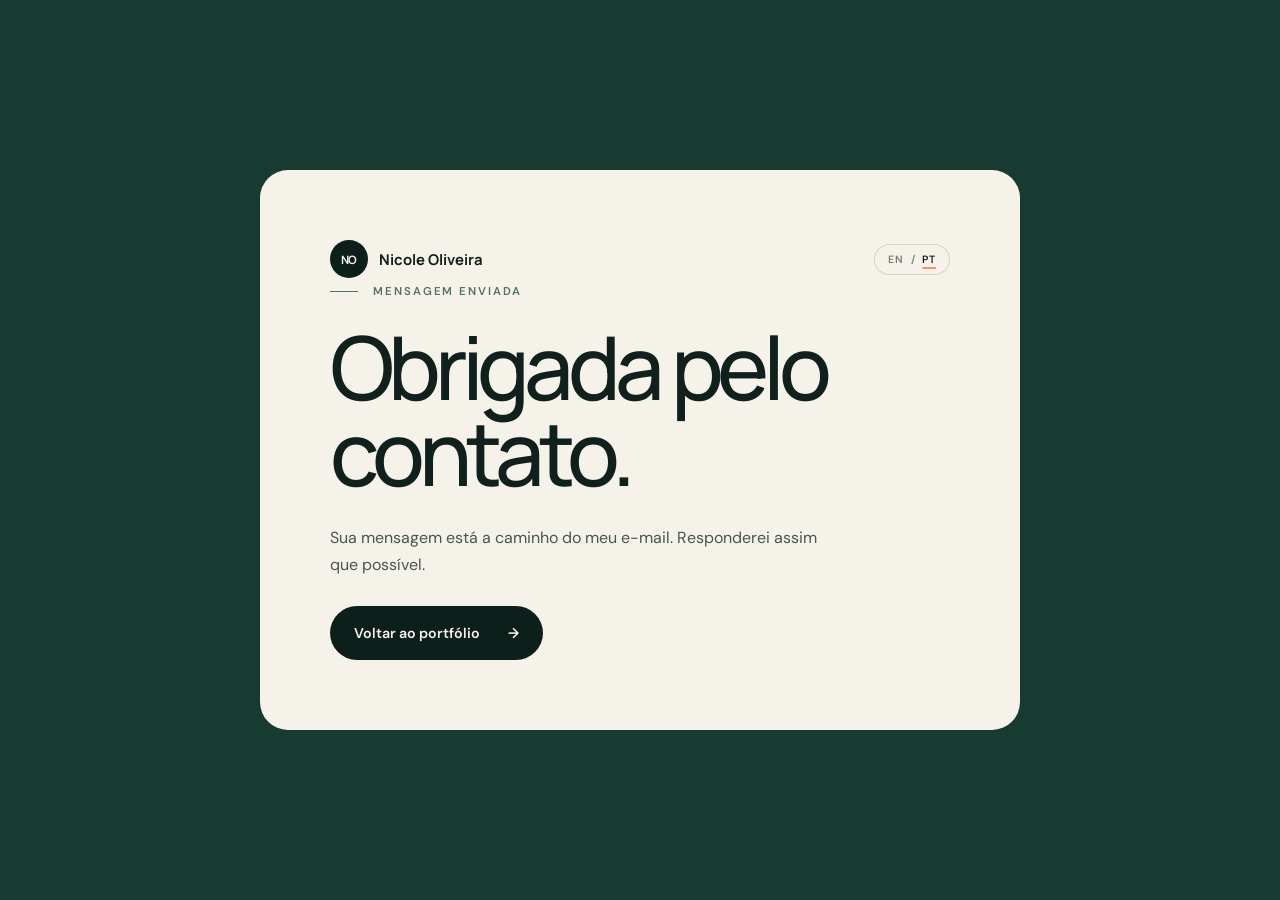
<file: obrigada.html>
<!doctype html>
<html lang="pt-BR">
  <head>
    <meta charset="UTF-8" />
    <meta name="viewport" content="width=device-width, initial-scale=1.0" />
    <meta name="theme-color" content="#173a31" />
    <meta name="robots" content="noindex" />
    <title>Mensagem Enviada | Nicole Oliveira</title>
    <link rel="stylesheet" href="styles.css" />
  </head>
  <body class="thanks-page">
    <main class="thanks-card">
      <div class="thanks-topbar">
        <a class="brand" href="pt.html" aria-label="Voltar ao portfólio">
          <span class="brand-mark">NO</span>
          <span>Nicole Oliveira</span>
        </a>
        <div class="language-switch" aria-label="Seletor de idioma">
          <a href="thanks.html" lang="en" hreflang="en">EN</a>
          <span aria-hidden="true">/</span>
          <a class="active" href="obrigada.html" lang="pt-BR" hreflang="pt-BR" aria-current="page">PT</a>
        </div>
      </div>
      <div>
        <p class="eyebrow"><span></span> Mensagem enviada</p>
        <h1>Obrigada pelo contato.</h1>
        <p>
          Sua mensagem está a caminho do meu e-mail. Responderei assim que
          possível.
        </p>
        <a class="button button-primary" href="pt.html">
          Voltar ao portfólio <span aria-hidden="true">→</span>
        </a>
      </div>
    </main>
  </body>
</html>
</file>
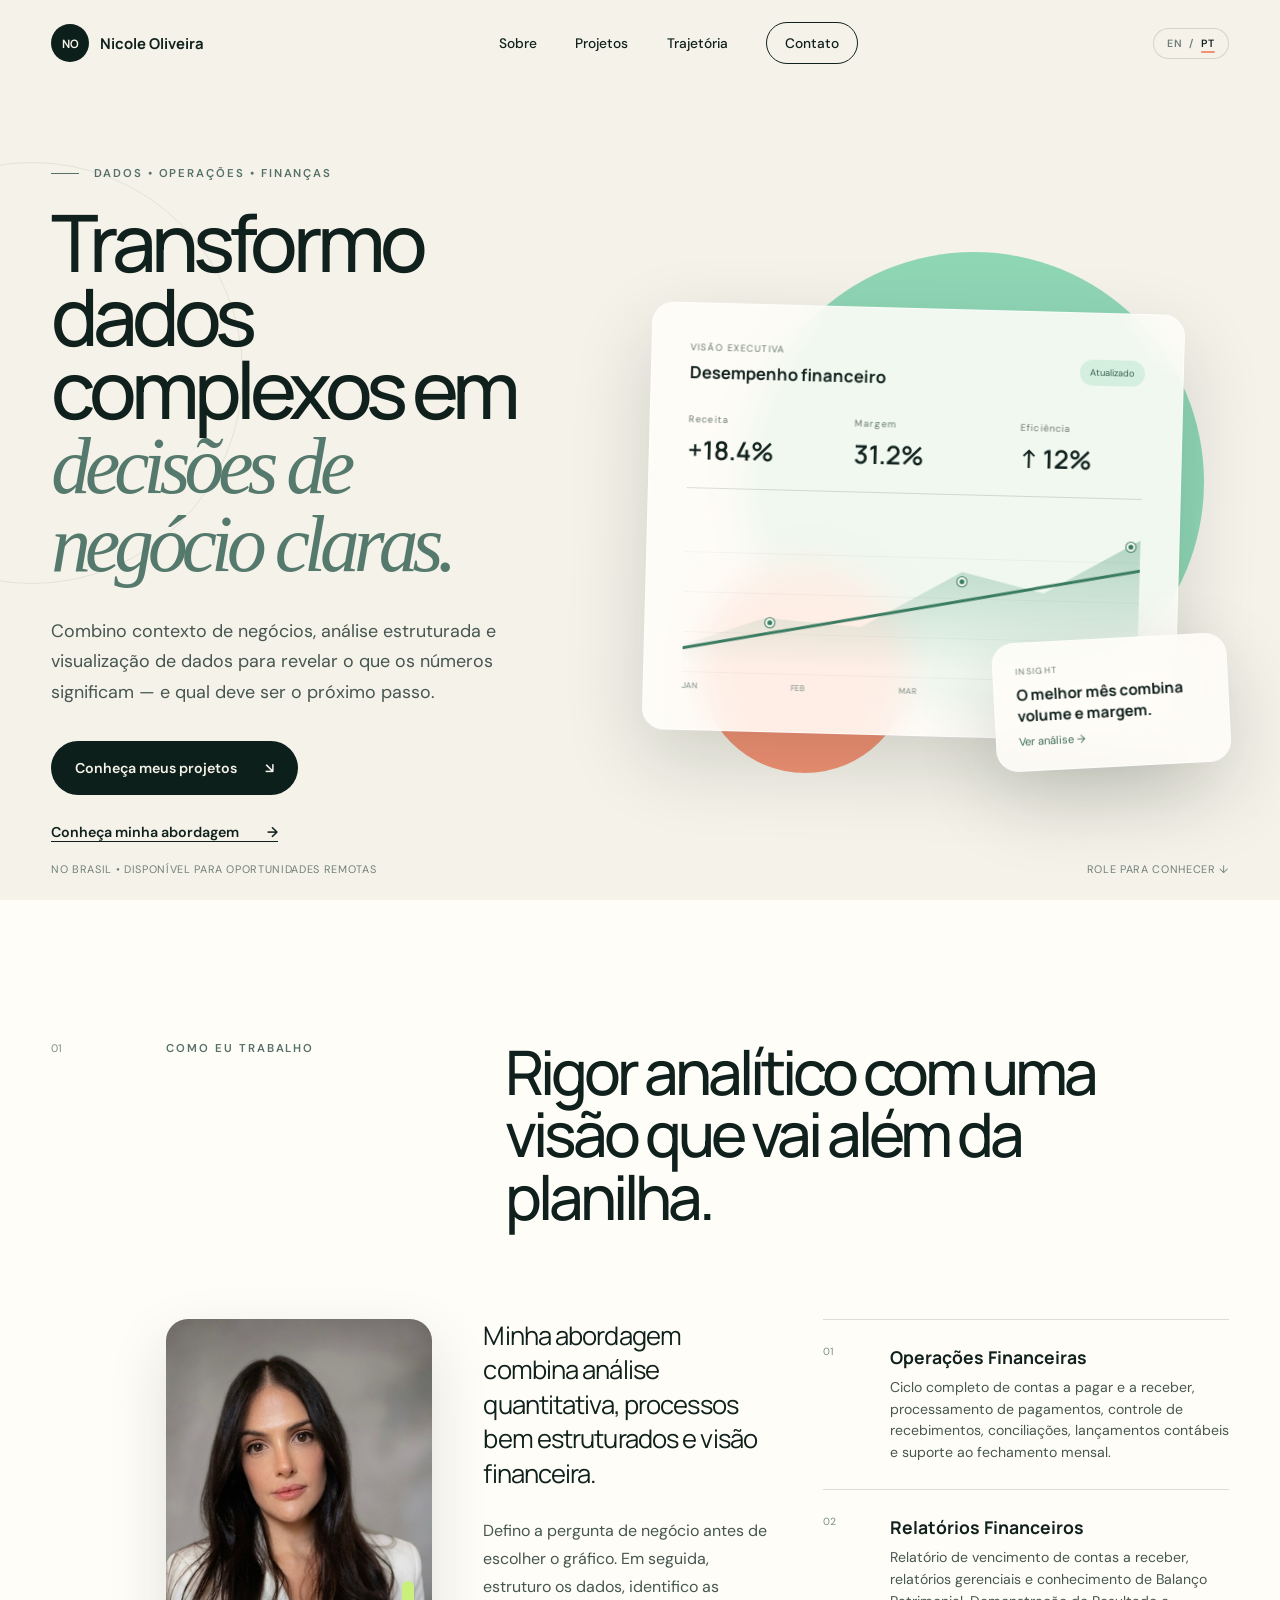
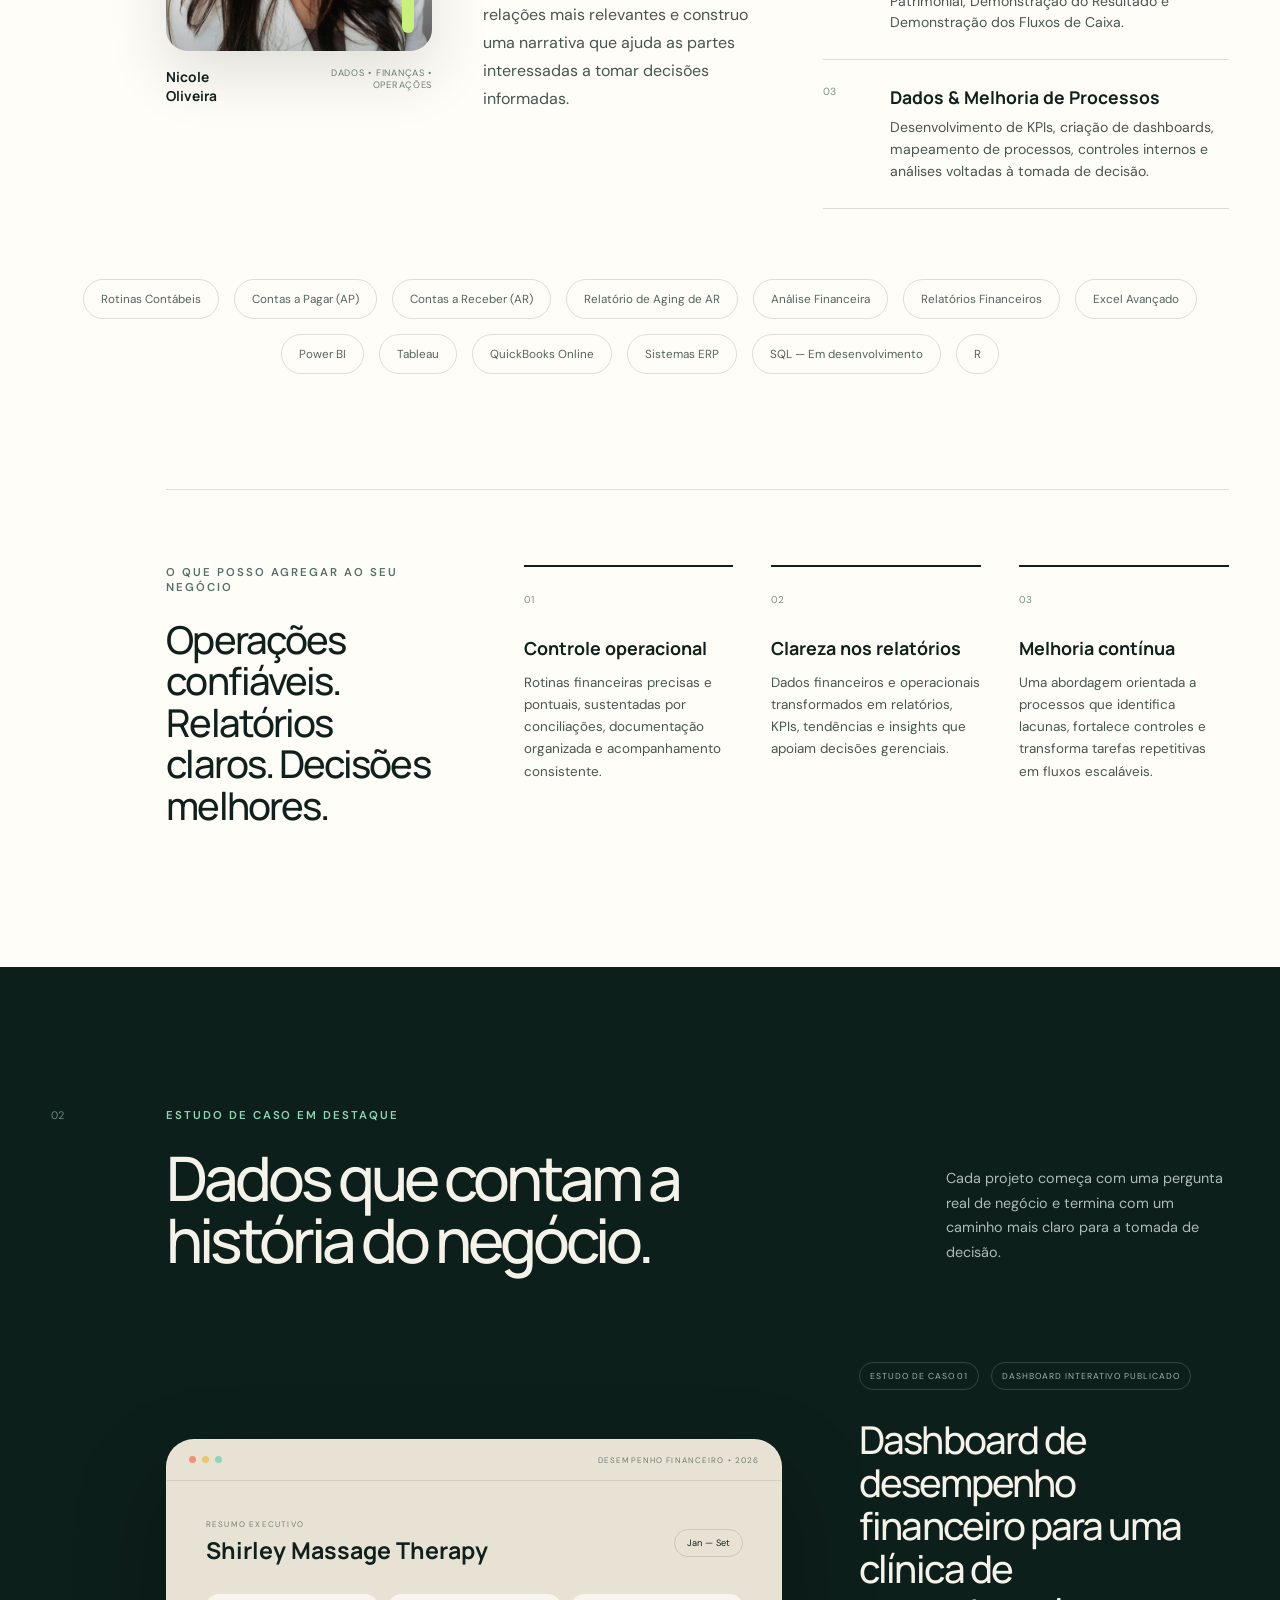
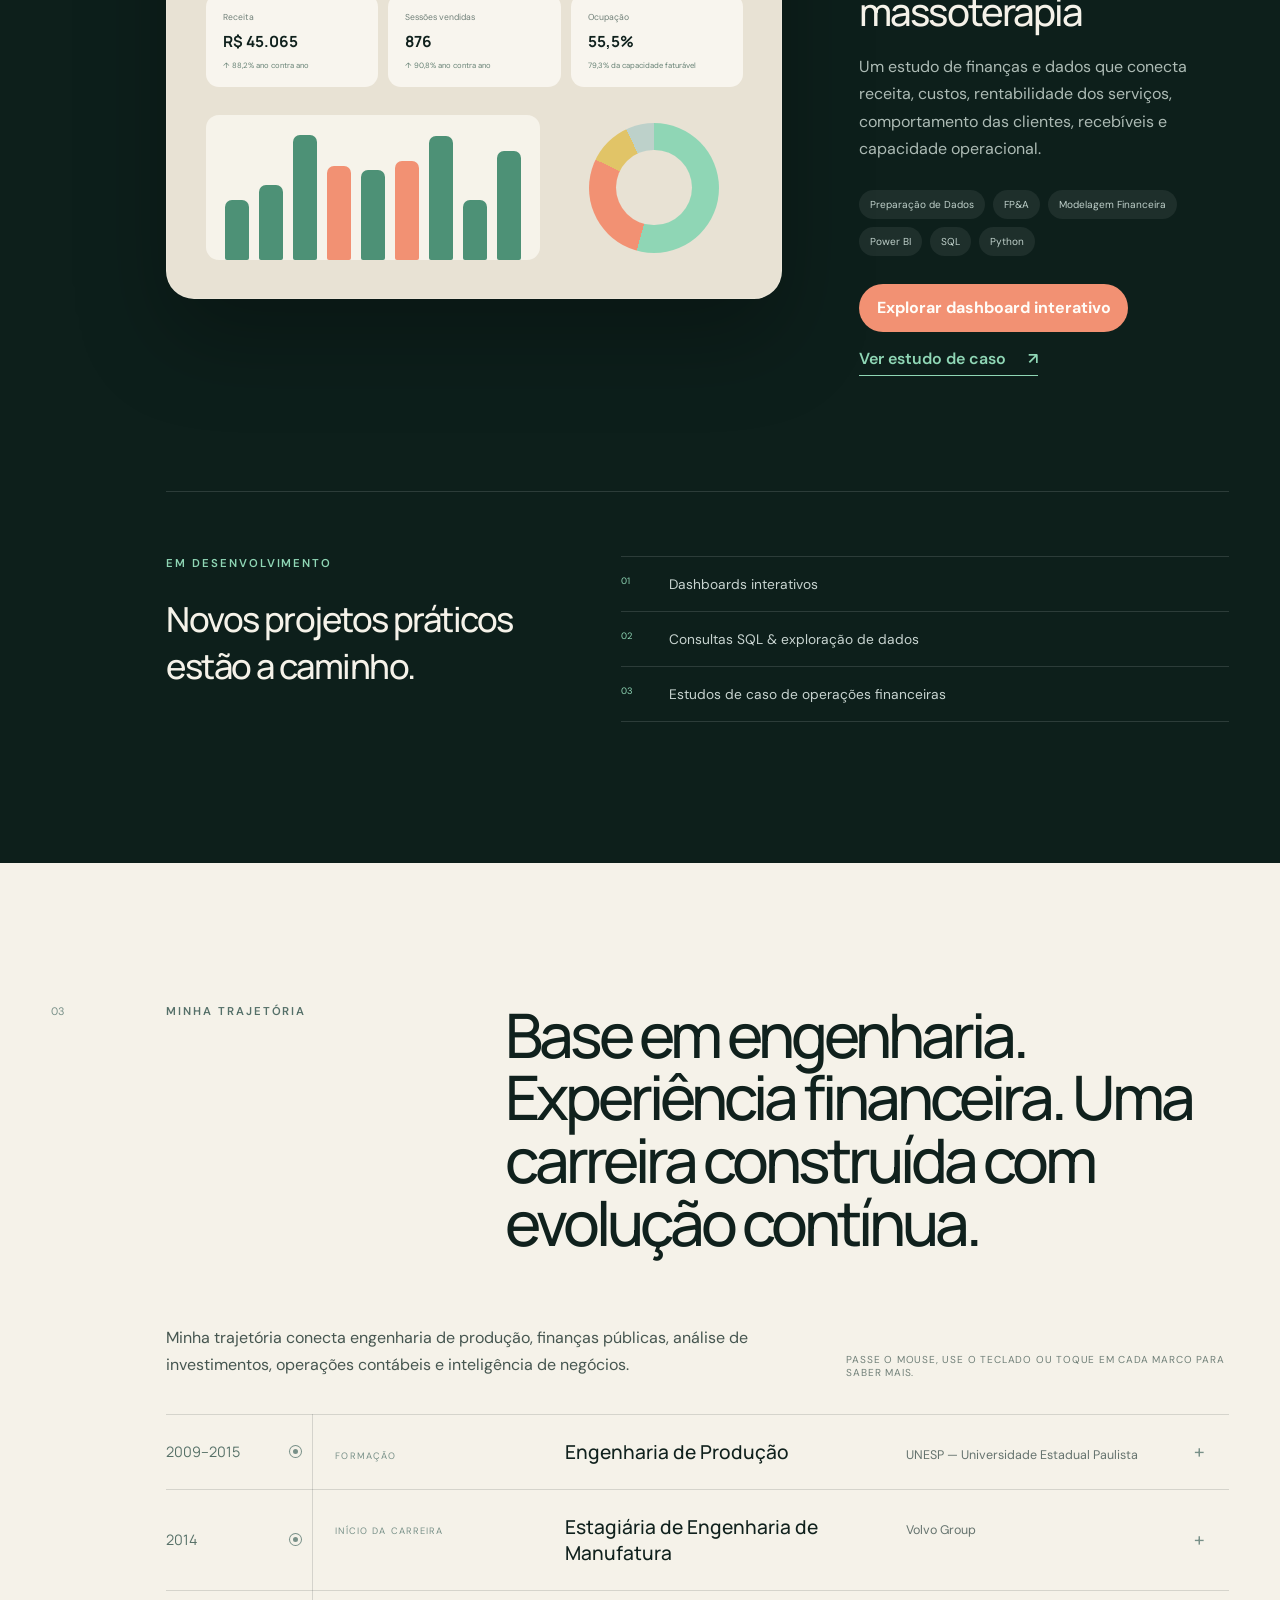
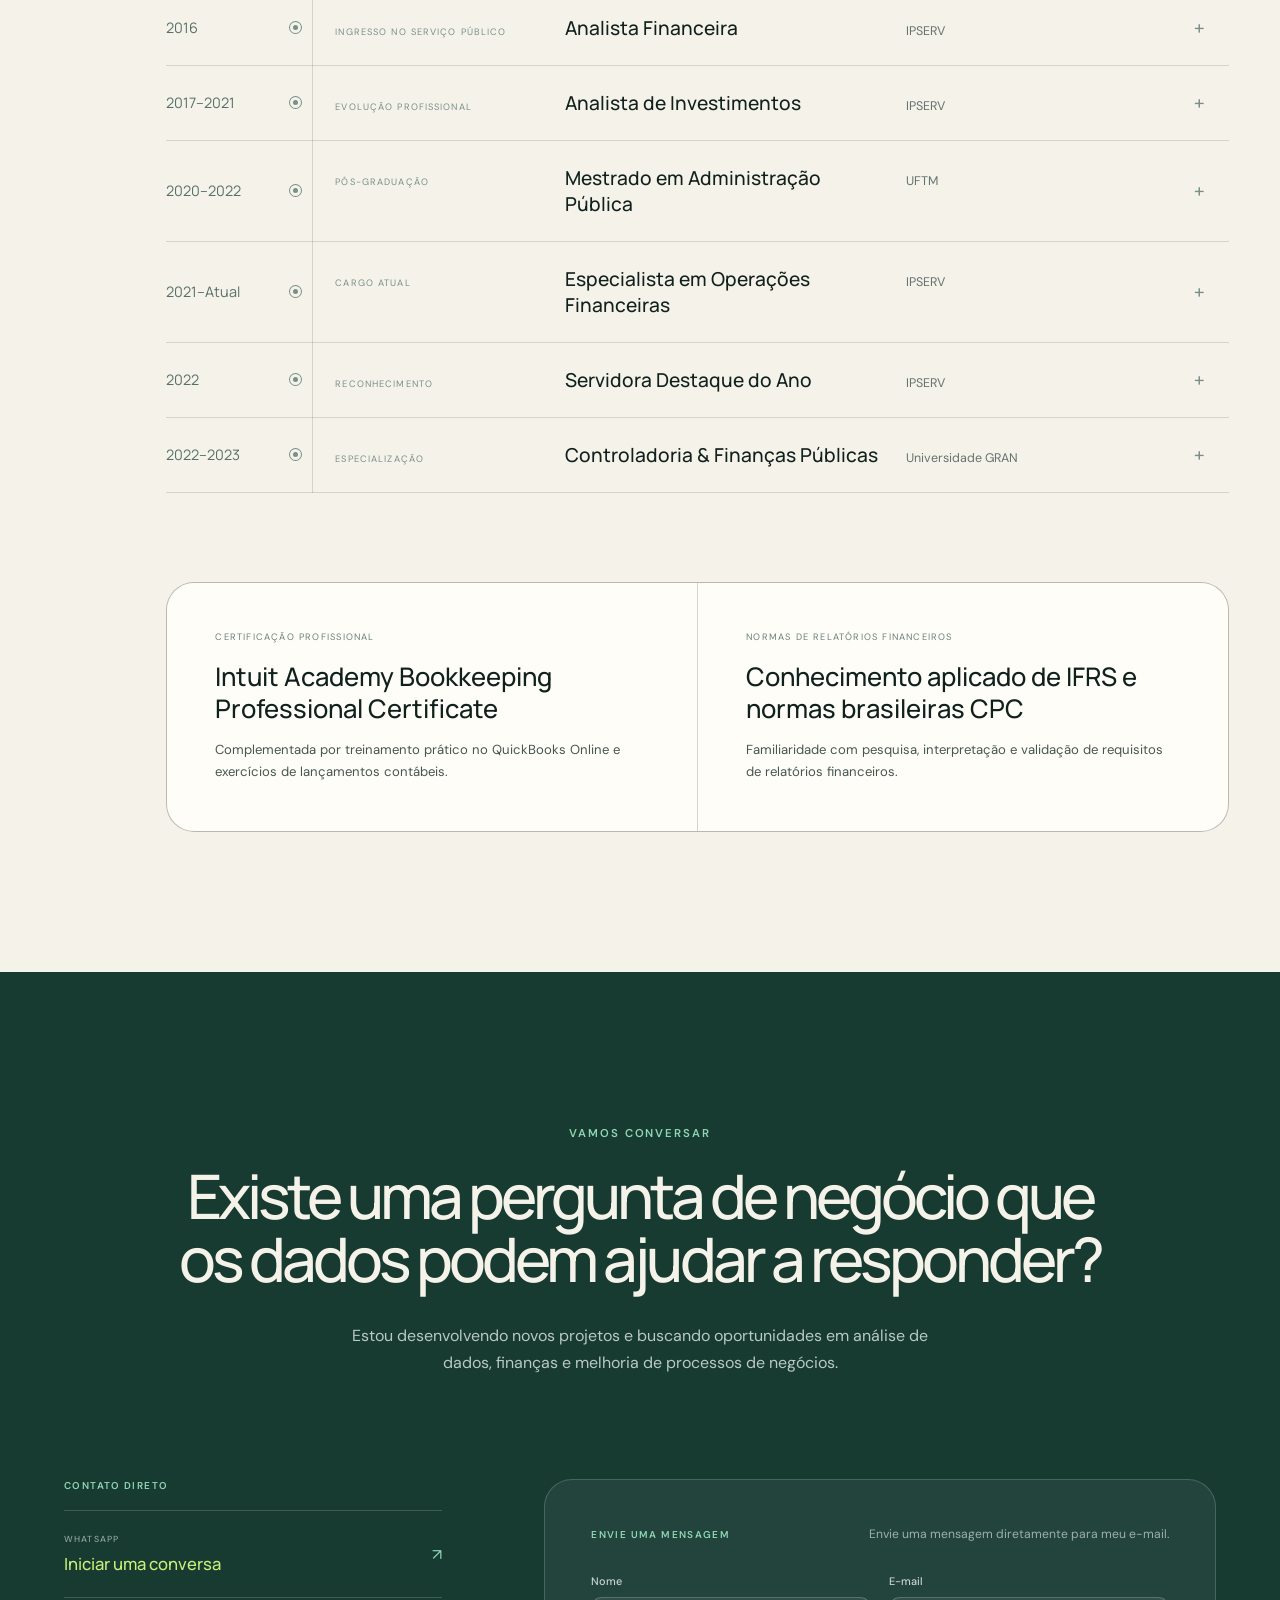
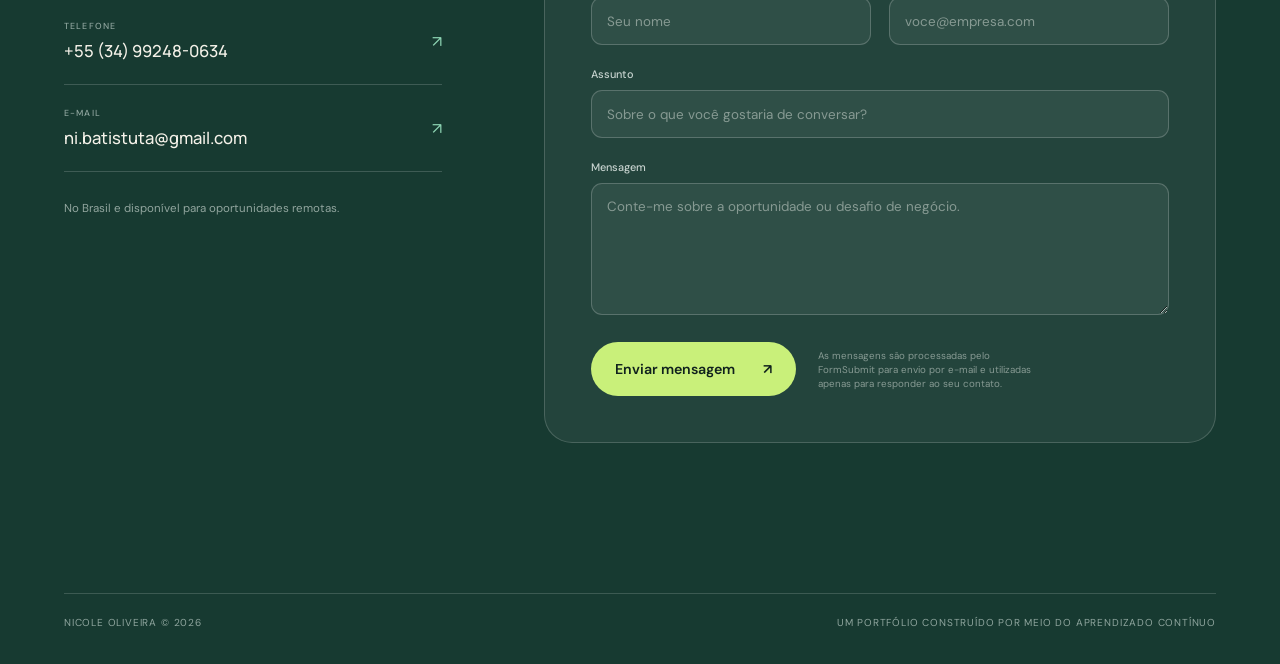
<file: pt.html>
<!doctype html>
<html lang="pt-BR">
  <head>
    <meta charset="UTF-8" />
    <meta name="viewport" content="width=device-width, initial-scale=1.0" />
    <meta
      name="description"
      content="Portfólio de Nicole Oliveira — análise de dados orientada a negócios, finanças e melhoria de processos."
    />
    <meta name="theme-color" content="#0d1f1b" />
    <title>Nicole Oliveira | Dados, Operações &amp; Finanças</title>
    <link rel="alternate" hreflang="en" href="https://nicolebmoliveira.github.io/portfolio/" />
    <link rel="alternate" hreflang="pt-BR" href="https://nicolebmoliveira.github.io/portfolio/pt.html" />
    <link rel="stylesheet" href="styles.css" />
  </head>
  <body>
    <a class="skip-link" href="#content">Ir para o conteúdo</a>

    <header class="site-header">
      <a class="brand" href="#home" aria-label="Início">
        <span class="brand-mark">NO</span>
        <span>Nicole Oliveira</span>
      </a>

      <button
        class="menu-toggle"
        type="button"
        aria-expanded="false"
        aria-controls="main-navigation"
        aria-label="Abrir menu"
      >
        <span></span><span></span>
      </button>

      <nav id="main-navigation" class="main-nav" aria-label="Navegação principal">
        <a href="#about">Sobre</a>
        <a href="#projects">Projetos</a>
        <a href="#background">Trajetória</a>
        <a class="nav-cta" href="#contact">Contato</a>
      </nav>

      <div class="language-switch" aria-label="Seletor de idioma">
        <a
          href="index.html"
          data-language-link
          data-page="index.html"
          lang="en"
          hreflang="en"
        >EN</a>
        <span aria-hidden="true">/</span>
        <a
          class="active"
          href="pt.html"
          data-language-link
          data-page="pt.html"
          lang="pt-BR"
          hreflang="pt-BR"
          aria-current="page"
        >PT</a>
      </div>
    </header>

    <main id="content">
      <section id="home" class="hero">
        <div class="hero-copy">
          <p class="eyebrow"><span></span> Dados • Operações • Finanças</p>
          <h1>Transformo dados complexos em <em>decisões de negócio claras.</em></h1>
          <p class="hero-intro">
            Combino contexto de negócios, análise estruturada e visualização de
            dados para revelar o que os números significam — e qual deve ser o próximo passo.
          </p>
          <div class="hero-actions">
            <a class="button button-primary" href="#projects">
              Conheça meus projetos <span aria-hidden="true">↘</span>
            </a>
            <a class="button button-text" href="#about">
              Conheça minha abordagem <span aria-hidden="true">→</span>
            </a>
          </div>
        </div>

        <div class="hero-visual" aria-label="Visualização abstrata de análise de negócios">
          <div class="orb orb-one"></div>
          <div class="orb orb-two"></div>
          <div class="data-card card-main">
            <div class="card-heading">
              <div>
                <small>VISÃO EXECUTIVA</small>
                <strong>Desempenho financeiro</strong>
              </div>
              <span class="status-dot">Atualizado</span>
            </div>
            <div class="metric-row">
              <div><small>Receita</small><strong>+18.4%</strong></div>
              <div><small>Margem</small><strong>31.2%</strong></div>
              <div><small>Eficiência</small><strong>↑ 12%</strong></div>
            </div>
            <div class="chart" aria-hidden="true">
              <div class="chart-grid"></div>
              <div class="chart-area"></div>
              <div class="chart-line"></div>
              <span class="chart-point point-one"></span>
              <span class="chart-point point-two"></span>
              <span class="chart-point point-three"></span>
            </div>
            <div class="chart-labels" aria-hidden="true">
              <span>JAN</span><span>FEB</span><span>MAR</span><span>APR</span><span>MAY</span>
            </div>
          </div>
          <div class="data-card card-float">
            <small>INSIGHT</small>
            <strong>O melhor mês combina volume e margem.</strong>
            <span>Ver análise →</span>
          </div>
        </div>

        <div class="hero-footer">
          <span>No Brasil • Disponível para oportunidades remotas</span>
          <a href="#about" aria-label="Ir para a próxima seção">Role para conhecer ↓</a>
        </div>
      </section>

      <section id="about" class="section about-section">
        <div class="section-number">01</div>
        <div class="section-heading">
          <p class="eyebrow">Como eu trabalho</p>
          <h2>Rigor analítico com uma visão que vai além da planilha.</h2>
        </div>
        <div class="about-grid">
          <figure class="profile-portrait">
            <div class="portrait-frame">
              <img
                src="assets/nicole-oliveira-headshot.jpg"
                alt="Nicole Oliveira, profissional de análise de dados e finanças"
                width="704"
                height="783"
                loading="lazy"
              />
              <span class="portrait-accent" aria-hidden="true"></span>
            </div>
            <figcaption>
              <strong>Nicole Oliveira</strong>
              <span>Dados • Finanças • Operações</span>
            </figcaption>
          </figure>
          <div class="about-copy">
            <p class="lead">
              Minha abordagem combina análise quantitativa, processos bem
              estruturados e visão financeira.
            </p>
            <p>
              Defino a pergunta de negócio antes de escolher o gráfico. Em seguida,
              estruturo os dados, identifico as relações mais relevantes e
              construo uma narrativa que ajuda as partes interessadas a tomar decisões informadas.
            </p>
          </div>
          <div class="capabilities">
            <article>
              <span>01</span>
              <div>
                <h3>Operações Financeiras</h3>
                <p>
                  Ciclo completo de contas a pagar e a receber, processamento de pagamentos,
                  controle de recebimentos, conciliações, lançamentos contábeis e suporte ao fechamento mensal.
                </p>
              </div>
            </article>
            <article>
              <span>02</span>
              <div>
                <h3>Relatórios Financeiros</h3>
                <p>
                  Relatório de vencimento de contas a receber, relatórios gerenciais e conhecimento
                  de Balanço Patrimonial, Demonstração do Resultado e Demonstração dos Fluxos de Caixa.
                </p>
              </div>
            </article>
            <article>
              <span>03</span>
              <div>
                <h3>Dados &amp; Melhoria de Processos</h3>
                <p>
                  Desenvolvimento de KPIs, criação de dashboards, mapeamento de processos,
                  controles internos e análises voltadas à tomada de decisão.
                </p>
              </div>
            </article>
          </div>
        </div>
        <div class="tool-strip" aria-label="Ferramentas e competências">
          <span>Rotinas Contábeis</span>
          <span>Contas a Pagar (AP)</span>
          <span>Contas a Receber (AR)</span>
          <span>Relatório de Aging de AR</span>
          <span>Análise Financeira</span>
          <span>Relatórios Financeiros</span>
          <span>Excel Avançado</span>
          <span>Power BI</span>
          <span>Tableau</span>
          <span>QuickBooks Online</span>
          <span>Sistemas ERP</span>
          <span>SQL — Em desenvolvimento</span>
          <span>R</span>
        </div>

        <div class="business-value">
          <div class="value-intro">
            <p class="eyebrow">O que posso agregar ao seu negócio</p>
            <h3>Operações confiáveis. Relatórios claros. Decisões melhores.</h3>
          </div>
          <div class="value-grid">
            <article>
              <span>01</span>
              <h4>Controle operacional</h4>
              <p>
                Rotinas financeiras precisas e pontuais, sustentadas por conciliações,
                documentação organizada e acompanhamento consistente.
              </p>
            </article>
            <article>
              <span>02</span>
              <h4>Clareza nos relatórios</h4>
              <p>
                Dados financeiros e operacionais transformados em relatórios, KPIs,
                tendências e insights que apoiam decisões gerenciais.
              </p>
            </article>
            <article>
              <span>03</span>
              <h4>Melhoria contínua</h4>
              <p>
                Uma abordagem orientada a processos que identifica lacunas, fortalece
                controles e transforma tarefas repetitivas em fluxos escaláveis.
              </p>
            </article>
          </div>
        </div>
      </section>

      <section id="projects" class="section projects-section">
        <div class="section-number">02</div>
        <div class="projects-heading">
          <div>
            <p class="eyebrow light">Estudo de caso em destaque</p>
            <h2>Dados que contam a história do negócio.</h2>
          </div>
          <p>
            Cada projeto começa com uma pergunta real de negócio e termina com um
            caminho mais claro para a tomada de decisão.
          </p>
        </div>

        <article class="featured-project">
          <div class="project-preview">
            <div class="preview-topbar">
              <span><i></i><i></i><i></i></span>
              <small>DESEMPENHO FINANCEIRO • 2026</small>
            </div>
            <div class="preview-body">
              <div class="preview-title">
                <div>
                  <small>RESUMO EXECUTIVO</small>
                  <strong>Shirley Massage Therapy</strong>
                </div>
                <span>Jan — Set</span>
              </div>
              <div class="preview-kpis">
                <div><small>Receita</small><b>R$ 45.065</b><span>↑ 88,2% ano contra ano</span></div>
                <div><small>Sessões vendidas</small><b>876</b><span>↑ 90,8% ano contra ano</span></div>
                <div><small>Ocupação</small><b>55,5%</b><span>79,3% da capacidade faturável</span></div>
              </div>
              <div class="preview-charts">
                <div class="bar-chart" aria-hidden="true">
                  <span style="--height: 48%"></span>
                  <span style="--height: 60%"></span>
                  <span style="--height: 100%"></span>
                  <span style="--height: 75%"></span>
                  <span style="--height: 72%"></span>
                  <span style="--height: 79%"></span>
                  <span style="--height: 99%"></span>
                  <span style="--height: 48%"></span>
                  <span style="--height: 87%"></span>
                </div>
                <div class="donut" aria-hidden="true"><span>mix</span></div>
              </div>
            </div>
          </div>

          <div class="project-details">
            <div class="project-meta">
              <span>ESTUDO DE CASO 01</span>
              <span>DASHBOARD INTERATIVO PUBLICADO</span>
            </div>
            <h3>Dashboard de desempenho financeiro para uma clínica de massoterapia</h3>
            <p>
              Um estudo de finanças e dados que conecta receita, custos, rentabilidade
              dos serviços, comportamento das clientes, recebíveis e capacidade operacional.
            </p>
            <ul class="project-tags" aria-label="Competências aplicadas">
              <li>Preparação de Dados</li>
              <li>FP&amp;A</li>
              <li>Modelagem Financeira</li>
              <li>Power BI</li>
              <li>SQL</li>
              <li>Python</li>
            </ul>
            <div class="project-actions">
              <a class="dashboard-link" href="dashboard.html?lang=pt">Explorar dashboard interativo</a>
              <button
                class="project-link"
                type="button"
                aria-expanded="false"
                aria-controls="case-details"
              >
                Ver estudo de caso <span aria-hidden="true">↗</span>
              </button>
            </div>
          </div>
        </article>

        <div id="case-details" class="case-details" hidden>
          <div>
            <small>01 • DESAFIO DE NEGÓCIO</small>
            <h4>Transformar registros operacionais em insights para a gestão.</h4>
            <p>
              Consolidar vendas, gastos, consumo de produtos e duração dos pacotes
              em uma visão rastreável de rentabilidade, caixa e capacidade operacional.
            </p>
          </div>
          <div>
            <small>02 • PREPARAÇÃO DOS DADOS E CONTROLES</small>
            <h4>Construir uma base transacional confiável.</h4>
            <p>
              Padronizar grupos contábeis, criar IDs únicos de venda e cliente,
              classificar os fluxos operacional, de investimento e financiamento e
              modelar um AR aging sintético claramente identificado.
            </p>
          </div>
          <div>
            <small>03 • MODELO FINANCEIRO</small>
            <h4>Transformar serviços em custo, margem e lucro por hora.</h4>
            <p>
              Alocar custos fixos, pró-labore, materiais compartilhados e produtos
              específicos para calcular a economia dos pacotes e testar premissas
              de preço e utilização da capacidade.
            </p>
          </div>
          <div>
            <small>04 • PRINCIPAIS ACHADOS</small>
            <h4>O crescimento acelerou, mas o mix permaneceu concentrado.</h4>
            <p>
              A receita de jan–set/2026 cresceu 88,2% contra o mesmo período de 2025.
              Os pacotes MD representaram 82,3% da receita, enquanto os pacotes maiores
              apresentaram menor margem por hora devido aos descontos.
            </p>
          </div>
          <div>
            <small>05 • RECOMENDAÇÕES</small>
            <h4>Melhorar a economia dos pacotes sem abandonar a oferta principal.</h4>
            <p>
              Reduzir descontos dos pacotes maiores, oferecer serviços de maior margem
              como complemento, registrar motivos dos descontos e concentrar promoções
              nos meses com capacidade disponível.
            </p>
          </div>
          <div>
            <small>06 • PRÓXIMA ENTREGA</small>
            <h4>Transformar o modelo em uma experiência decisória no Power BI.</h4>
            <p>
              Visão executiva, rentabilidade por serviço, retenção de clientes,
              análise de gastos e caixa, AR aging e ocupação da capacidade teórica
              versus faturável.
            </p>
          </div>
        </div>

        <div class="portfolio-roadmap" aria-label="Próximos projetos do portfólio">
          <div>
            <p class="eyebrow light">Em desenvolvimento</p>
            <h3>Novos projetos práticos estão a caminho.</h3>
          </div>
          <ul>
            <li><span>01</span> Dashboards interativos</li>
            <li><span>02</span> Consultas SQL &amp; exploração de dados</li>
            <li><span>03</span> Estudos de caso de operações financeiras</li>
          </ul>
        </div>
      </section>

      <section id="background" class="section journey-section">
        <div class="section-number">03</div>
        <div class="section-heading">
          <p class="eyebrow">Minha trajetória</p>
          <h2>Base em engenharia. Experiência financeira. Uma carreira construída com evolução contínua.</h2>
        </div>

        <div class="timeline-intro">
          <p>
            Minha trajetória conecta engenharia de produção, finanças públicas,
            análise de investimentos, operações contábeis e inteligência de negócios.
          </p>
          <p class="timeline-instruction">
            Passe o mouse, use o teclado ou toque em cada marco para saber mais.
          </p>
        </div>

        <ol class="career-timeline">
          <li class="timeline-item">
            <button class="timeline-trigger" type="button" aria-expanded="false" aria-controls="timeline-unesp">
              <span class="timeline-year">2009–2015</span>
              <span class="timeline-dot" aria-hidden="true"></span>
              <span class="timeline-summary">
                <small>FORMAÇÃO</small>
                <strong>Engenharia de Produção</strong>
                <em>UNESP — Universidade Estadual Paulista</em>
              </span>
              <span class="timeline-toggle" aria-hidden="true">+</span>
            </button>
            <div id="timeline-unesp" class="timeline-detail" aria-hidden="true">
              <p>
                Desenvolvi uma base sólida em operações, análise quantitativa, desenho
                de processos, produtividade e melhoria contínua.
              </p>
            </div>
          </li>

          <li class="timeline-item">
            <button class="timeline-trigger" type="button" aria-expanded="false" aria-controls="timeline-volvo">
              <span class="timeline-year">2014</span>
              <span class="timeline-dot" aria-hidden="true"></span>
              <span class="timeline-summary">
                <small>INÍCIO DA CARREIRA</small>
                <strong>Estagiária de Engenharia de Manufatura</strong>
                <em>Volvo Group</em>
              </span>
              <span class="timeline-toggle" aria-hidden="true">+</span>
            </button>
            <div id="timeline-volvo" class="timeline-detail" aria-hidden="true">
              <p>
                Atuei na padronização de processos, registros no SAP ERP, iniciativas
                Lean e documentação entre áreas em um ambiente global.
              </p>
            </div>
          </li>

          <li class="timeline-item">
            <button class="timeline-trigger" type="button" aria-expanded="false" aria-controls="timeline-appointment">
              <span class="timeline-year">2016</span>
              <span class="timeline-dot" aria-hidden="true"></span>
              <span class="timeline-summary">
                <small>INGRESSO NO SERVIÇO PÚBLICO</small>
                <strong>Analista Financeira</strong>
                <em>IPSERV</em>
              </span>
              <span class="timeline-toggle" aria-hidden="true">+</span>
            </button>
            <div id="timeline-appointment" class="timeline-detail" aria-hidden="true">
              <p>
                Ingressei no IPSERV por concurso público, atuando inicialmente com rotinas
                contábeis, contas a pagar e a receber, conciliações, pagamentos de
                folha e processamento de transações em sistema ERP.
              </p>
            </div>
          </li>

          <li class="timeline-item">
            <button class="timeline-trigger" type="button" aria-expanded="false" aria-controls="timeline-investments">
              <span class="timeline-year">2017–2021</span>
              <span class="timeline-dot" aria-hidden="true"></span>
              <span class="timeline-summary">
                <small>EVOLUÇÃO PROFISSIONAL</small>
                <strong>Analista de Investimentos</strong>
                <em>IPSERV</em>
              </span>
              <span class="timeline-toggle" aria-hidden="true">+</span>
            </button>
            <div id="timeline-investments" class="timeline-detail" aria-hidden="true">
              <p>
                Registrei e conciliei movimentações de uma carteira diversificada,
                acompanhei desempenho e conformidade e preparei análises para
                o Comitê de Investimentos.
              </p>
            </div>
          </li>

          <li class="timeline-item">
            <button class="timeline-trigger" type="button" aria-expanded="false" aria-controls="timeline-masters">
              <span class="timeline-year">2020–2022</span>
              <span class="timeline-dot" aria-hidden="true"></span>
              <span class="timeline-summary">
                <small>PÓS-GRADUAÇÃO</small>
                <strong>Mestrado em Administração Pública</strong>
                <em>UFTM</em>
              </span>
              <span class="timeline-toggle" aria-hidden="true">+</span>
            </button>
            <div id="timeline-masters" class="timeline-detail" aria-hidden="true">
              <p>
                Apliquei mapeamento de processos, governança, R e o modelo de Markowitz
                às decisões de gestão de investimentos em um fundo de previdência regulado.
                <a href="https://bdtd.uftm.edu.br/handle/123456789/1369" target="_blank" rel="noopener noreferrer">
                  Ver a pesquisa ↗
                </a>
              </p>
            </div>
          </li>

          <li class="timeline-item">
            <button class="timeline-trigger" type="button" aria-expanded="false" aria-controls="timeline-operations">
              <span class="timeline-year">2021–Atual</span>
              <span class="timeline-dot" aria-hidden="true"></span>
              <span class="timeline-summary">
                <small>CARGO ATUAL</small>
                <strong>Especialista em Operações Financeiras</strong>
                <em>IPSERV</em>
              </span>
              <span class="timeline-toggle" aria-hidden="true">+</span>
            </button>
            <div id="timeline-operations" class="timeline-detail" aria-hidden="true">
              <p>
                Conduzo rotinas financeiras de alto volume envolvendo contas a pagar e a
                receber, processamento de pagamentos, conciliações, lançamentos
                contábeis, fluxo de caixa, fechamento mensal, relatórios e controles internos.
              </p>
            </div>
          </li>

          <li class="timeline-item">
            <button class="timeline-trigger" type="button" aria-expanded="false" aria-controls="timeline-recognition">
              <span class="timeline-year">2022</span>
              <span class="timeline-dot" aria-hidden="true"></span>
              <span class="timeline-summary">
                <small>RECONHECIMENTO</small>
                <strong>Servidora Destaque do Ano</strong>
                <em>IPSERV</em>
              </span>
              <span class="timeline-toggle" aria-hidden="true">+</span>
            </button>
            <div id="timeline-recognition" class="timeline-detail" aria-hidden="true">
              <p>
                Reconhecida pela contribuição profissional, confiabilidade e
                comprometimento com o trabalho da organização.
              </p>
            </div>
          </li>

          <li class="timeline-item">
            <button class="timeline-trigger" type="button" aria-expanded="false" aria-controls="timeline-postgrad">
              <span class="timeline-year">2022–2023</span>
              <span class="timeline-dot" aria-hidden="true"></span>
              <span class="timeline-summary">
                <small>ESPECIALIZAÇÃO</small>
                <strong>Controladoria &amp; Finanças Públicas</strong>
                <em>Universidade GRAN</em>
              </span>
              <span class="timeline-toggle" aria-hidden="true">+</span>
            </button>
            <div id="timeline-postgrad" class="timeline-detail" aria-hidden="true">
              <p>
                Aprofundei conhecimentos em controladoria, finanças públicas,
                controles financeiros, relatórios e prestação de contas.
              </p>
            </div>
          </li>
        </ol>

        <div class="credentials-band">
          <div>
            <span class="credential-kicker">CERTIFICAÇÃO PROFISSIONAL</span>
            <strong>Intuit Academy Bookkeeping Professional Certificate</strong>
            <p>Complementada por treinamento prático no QuickBooks Online e exercícios de lançamentos contábeis.</p>
          </div>
          <div>
            <span class="credential-kicker">NORMAS DE RELATÓRIOS FINANCEIROS</span>
            <strong>Conhecimento aplicado de IFRS e normas brasileiras CPC</strong>
            <p>Familiaridade com pesquisa, interpretação e validação de requisitos de relatórios financeiros.</p>
          </div>
        </div>
      </section>

      <section id="contact" class="contact-section">
        <div class="contact-intro">
          <p class="eyebrow light">Vamos conversar</p>
          <h2>Existe uma pergunta de negócio que os dados podem ajudar a responder?</h2>
          <p>
            Estou desenvolvendo novos projetos e buscando oportunidades em análise
            de dados, finanças e melhoria de processos de negócios.
          </p>
        </div>

        <div class="contact-grid">
          <div class="contact-methods">
            <p class="contact-label">CONTATO DIRETO</p>
            <a
              class="contact-method contact-method-featured"
              href="https://wa.me/5534992480634?text=Ola%20Nicole%2C%20encontrei%20seu%20portfolio%20e%20gostaria%20de%20conversar."
              target="_blank"
              rel="noopener noreferrer"
            >
              <span>
                <small>WHATSAPP</small>
                <strong>Iniciar uma conversa</strong>
              </span>
              <b aria-hidden="true">↗</b>
            </a>
            <a class="contact-method" href="tel:+5534992480634">
              <span>
                <small>TELEFONE</small>
                <strong>+55 (34) 99248-0634</strong>
              </span>
              <b aria-hidden="true">↗</b>
            </a>
            <a class="contact-method" href="mailto:ni.batistuta@gmail.com">
              <span>
                <small>E-MAIL</small>
                <strong>ni.batistuta@gmail.com</strong>
              </span>
              <b aria-hidden="true">↗</b>
            </a>
            <p class="contact-note">
              No Brasil e disponível para oportunidades remotas.
            </p>
          </div>

          <form
            class="contact-form"
            action="https://formsubmit.co/ni.batistuta@gmail.com"
            method="POST"
          >
            <input type="hidden" name="_subject" value="Nova mensagem do portfólio" />
            <input type="hidden" name="_template" value="table" />
            <input
              type="hidden"
              name="_next"
              value="https://nicolebmoliveira.github.io/portfolio/obrigada.html"
            />
            <input
              class="form-honeypot"
              type="text"
              name="_honey"
              tabindex="-1"
              autocomplete="off"
            />

            <div class="form-heading">
              <span>ENVIE UMA MENSAGEM</span>
              <p>Envie uma mensagem diretamente para meu e-mail.</p>
            </div>

            <div class="form-row">
              <div class="form-field">
                <label for="contact-name">Nome</label>
                <input
                  id="contact-name"
                  name="name"
                  type="text"
                  autocomplete="name"
                  placeholder="Seu nome"
                  required
                />
              </div>
              <div class="form-field">
                <label for="contact-email">E-mail</label>
                <input
                  id="contact-email"
                  name="email"
                  type="email"
                  autocomplete="email"
                  placeholder="voce@empresa.com"
                  required
                />
              </div>
            </div>

            <div class="form-field">
              <label for="contact-subject">Assunto</label>
              <input
                id="contact-subject"
                name="subject"
                type="text"
                placeholder="Sobre o que você gostaria de conversar?"
                required
              />
            </div>

            <div class="form-field">
              <label for="contact-message">Mensagem</label>
              <textarea
                id="contact-message"
                name="message"
                rows="5"
                placeholder="Conte-me sobre a oportunidade ou desafio de negócio."
                required
              ></textarea>
            </div>

            <button class="button button-light form-submit" type="submit">
              Enviar mensagem <span aria-hidden="true">↗</span>
            </button>
            <p class="form-privacy">
              As mensagens são processadas pelo FormSubmit para envio por e-mail
              e utilizadas apenas para responder ao seu contato.
            </p>
          </form>
        </div>

        <div class="contact-footer">
          <span>Nicole Oliveira © <span data-current-year></span></span>
          <span>Um portfólio construído por meio do aprendizado contínuo</span>
        </div>
      </section>
    </main>

    <script src="script.js"></script>
  </body>
</html>
</file>
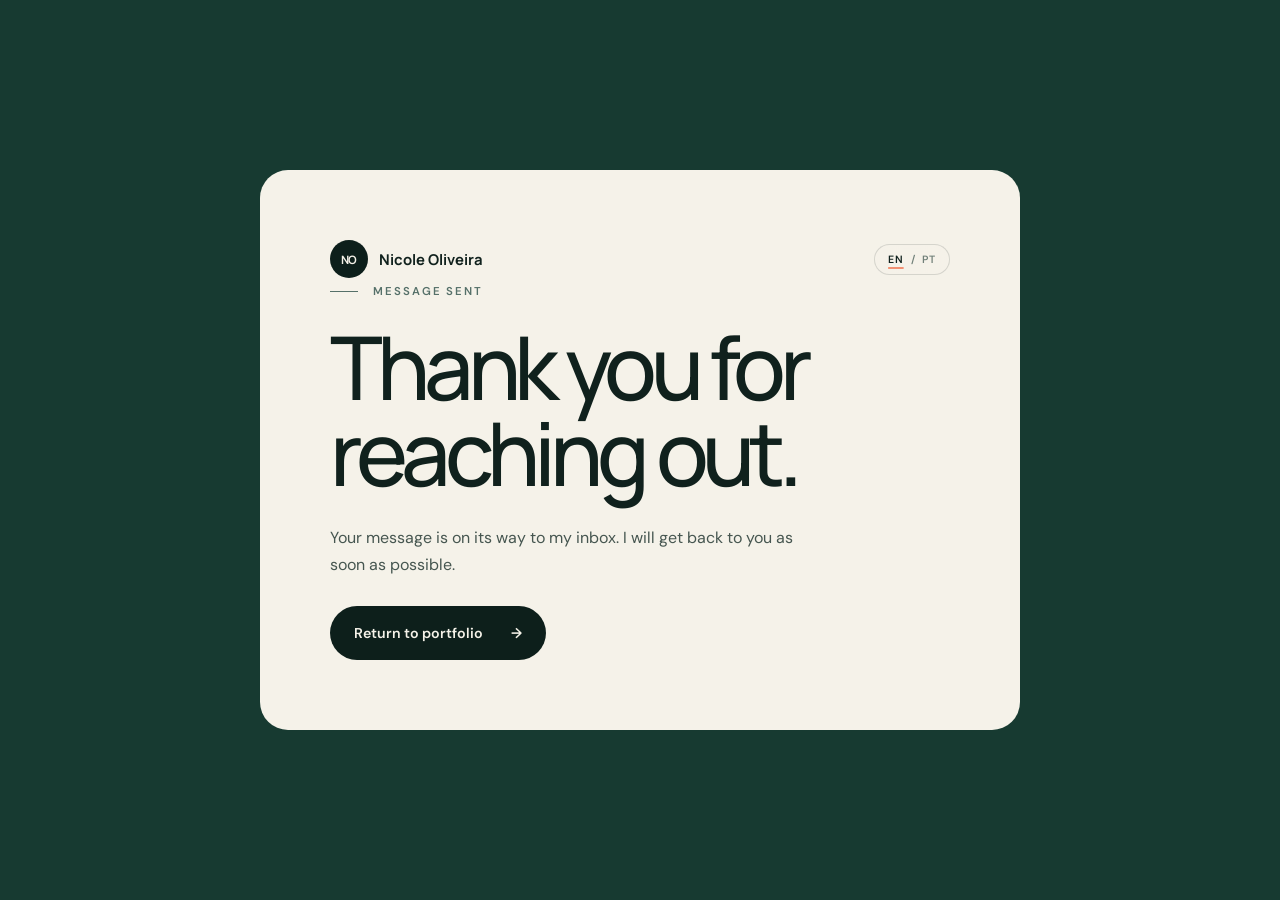
<file: thanks.html>
<!doctype html>
<html lang="en-US">
  <head>
    <meta charset="UTF-8" />
    <meta name="viewport" content="width=device-width, initial-scale=1.0" />
    <meta name="theme-color" content="#173a31" />
    <meta name="robots" content="noindex" />
    <title>Message Sent | Nicole Oliveira</title>
    <link rel="stylesheet" href="styles.css" />
  </head>
  <body class="thanks-page">
    <main class="thanks-card">
      <div class="thanks-topbar">
        <a class="brand" href="index.html" aria-label="Back to portfolio">
          <span class="brand-mark">NO</span>
          <span>Nicole Oliveira</span>
        </a>
        <div class="language-switch" aria-label="Language selector">
          <a class="active" href="thanks.html" lang="en" hreflang="en" aria-current="page">EN</a>
          <span aria-hidden="true">/</span>
          <a href="obrigada.html" lang="pt-BR" hreflang="pt-BR">PT</a>
        </div>
      </div>
      <div>
        <p class="eyebrow"><span></span> Message sent</p>
        <h1>Thank you for reaching out.</h1>
        <p>
          Your message is on its way to my inbox. I will get back to you as soon
          as possible.
        </p>
        <a class="button button-primary" href="index.html">
          Return to portfolio <span aria-hidden="true">→</span>
        </a>
      </div>
    </main>
  </body>
</html>
</file>
<file: styles.css>
@import url("https://fonts.googleapis.com/css2?family=DM+Sans:wght@400;500;600&family=Manrope:wght@400;500;600;700&display=swap");

:root {
  --ink: #10211d;
  --ink-soft: #465650;
  --paper: #f5f2e9;
  --paper-deep: #e9e3d5;
  --white: #fffdf8;
  --mint: #8fd6b5;
  --lime: #c9f07a;
  --coral: #f29173;
  --dark: #0d1f1b;
  --line: rgba(16, 33, 29, 0.14);
  --radius: 28px;
  --font-display: "Manrope", sans-serif;
  --font-body: "DM Sans", sans-serif;
}

* {
  box-sizing: border-box;
}

html {
  scroll-behavior: smooth;
}

body {
  margin: 0;
  color: var(--ink);
  background: var(--paper);
  font-family: var(--font-body);
  -webkit-font-smoothing: antialiased;
}

a {
  color: inherit;
  text-decoration: none;
}

button {
  color: inherit;
  font: inherit;
}

.skip-link {
  position: fixed;
  z-index: 1000;
  top: 12px;
  left: 12px;
  padding: 10px 14px;
  transform: translateY(-150%);
  border-radius: 8px;
  color: var(--white);
  background: var(--dark);
}

.skip-link:focus {
  transform: translateY(0);
}

.site-header {
  position: fixed;
  z-index: 100;
  top: 0;
  right: 0;
  left: 0;
  display: flex;
  align-items: center;
  justify-content: space-between;
  width: min(1440px, 100%);
  margin: 0 auto;
  padding: 22px 4vw;
  transition: background 180ms ease, box-shadow 180ms ease;
}

.site-header.scrolled {
  background: rgba(245, 242, 233, 0.9);
  box-shadow: 0 1px 0 rgba(16, 33, 29, 0.08);
  backdrop-filter: blur(14px);
}

.brand {
  display: flex;
  align-items: center;
  gap: 11px;
  font-family: var(--font-display);
  font-size: 0.93rem;
  font-weight: 700;
}

.brand-mark {
  display: grid;
  width: 38px;
  height: 38px;
  place-items: center;
  border-radius: 50%;
  color: var(--paper);
  background: var(--dark);
  font-size: 0.72rem;
  letter-spacing: -0.02em;
}

.main-nav {
  display: flex;
  align-items: center;
  gap: clamp(22px, 3vw, 42px);
  font-size: 0.86rem;
  font-weight: 500;
}

.language-switch {
  display: flex;
  min-width: 76px;
  padding: 8px 10px;
  border: 1px solid var(--line);
  border-radius: 999px;
  align-items: center;
  justify-content: center;
  gap: 7px;
  color: #718079;
  background: rgba(245, 242, 233, 0.72);
  font-size: 0.66rem;
  font-weight: 600;
  letter-spacing: 0.07em;
  backdrop-filter: blur(12px);
}

.language-switch a {
  transition: color 160ms ease;
}

.language-switch a:hover,
.language-switch a:focus-visible,
.language-switch a.active {
  color: var(--ink);
}

.language-switch a.active {
  text-decoration: underline;
  text-decoration-color: var(--coral);
  text-decoration-thickness: 2px;
  text-underline-offset: 4px;
}

.main-nav a {
  position: relative;
}

.main-nav a:not(.nav-cta)::after {
  position: absolute;
  right: 0;
  bottom: -6px;
  left: 0;
  height: 1px;
  content: "";
  transform: scaleX(0);
  transform-origin: right;
  background: var(--ink);
  transition: transform 180ms ease;
}

.main-nav a:hover::after,
.main-nav a:focus-visible::after {
  transform: scaleX(1);
  transform-origin: left;
}

.nav-cta {
  padding: 11px 18px;
  border: 1px solid var(--ink);
  border-radius: 999px;
  transition: color 160ms ease, background 160ms ease;
}

.nav-cta:hover,
.nav-cta:focus-visible {
  color: var(--paper);
  background: var(--ink);
}

.menu-toggle {
  display: none;
  border: 0;
  background: transparent;
}

.hero {
  position: relative;
  display: grid;
  min-height: 100vh;
  max-width: 1440px;
  margin: 0 auto;
  padding: 150px 4vw 42px;
  grid-template-columns: minmax(0, 0.9fr) minmax(470px, 1.1fr);
  align-items: center;
  gap: 5vw;
  overflow: hidden;
}

.hero::before {
  position: absolute;
  top: 18%;
  left: -14%;
  width: 420px;
  height: 420px;
  content: "";
  border: 1px solid rgba(16, 33, 29, 0.08);
  border-radius: 50%;
}

.eyebrow {
  margin: 0 0 24px;
  color: #557069;
  font-size: 0.71rem;
  font-weight: 600;
  letter-spacing: 0.17em;
  text-transform: uppercase;
}

.eyebrow span {
  display: inline-block;
  width: 28px;
  height: 1px;
  margin: 0 10px 3px 0;
  background: currentColor;
}

.eyebrow.light {
  color: var(--mint);
}

.hero h1 {
  max-width: 720px;
  margin: 0;
  font-family: var(--font-display);
  font-size: clamp(3.5rem, 6.2vw, 6.9rem);
  font-weight: 500;
  letter-spacing: -0.075em;
  line-height: 0.93;
}

.hero h1 em {
  color: #557a6d;
  font-family: Georgia, serif;
  font-weight: 400;
}

.hero-intro {
  max-width: 570px;
  margin: 34px 0;
  color: var(--ink-soft);
  font-size: clamp(1rem, 1.4vw, 1.22rem);
  line-height: 1.7;
}

.hero-actions {
  display: flex;
  align-items: center;
  gap: 28px;
  flex-wrap: wrap;
}

.button {
  display: inline-flex;
  min-height: 54px;
  align-items: center;
  justify-content: center;
  gap: 28px;
  padding: 0 24px;
  border: 0;
  border-radius: 999px;
  cursor: pointer;
  font-size: 0.89rem;
  font-weight: 600;
}

.button-primary {
  color: var(--paper);
  background: var(--dark);
  transition: transform 180ms ease, background 180ms ease;
}

.button-primary:hover,
.button-primary:focus-visible {
  transform: translateY(-2px);
  background: #19362f;
}

.button-text {
  min-height: auto;
  padding: 0;
  border-radius: 0;
  border-bottom: 1px solid var(--ink);
}

.hero-visual {
  position: relative;
  min-height: 560px;
}

.orb {
  position: absolute;
  border-radius: 50%;
  filter: blur(0.2px);
}

.orb-one {
  top: 5%;
  right: 4%;
  width: 460px;
  height: 460px;
  background: var(--mint);
}

.orb-two {
  right: 52%;
  bottom: 2%;
  width: 210px;
  height: 210px;
  background: var(--coral);
}

.data-card {
  position: absolute;
  border: 1px solid rgba(255, 255, 255, 0.7);
  border-radius: 22px;
  background: rgba(255, 253, 248, 0.86);
  box-shadow: 0 30px 80px rgba(13, 31, 27, 0.16);
  backdrop-filter: blur(18px);
}

.card-main {
  top: 15%;
  right: 8%;
  left: 5%;
  padding: clamp(24px, 3vw, 38px);
  transform: rotate(1.5deg);
}

.card-heading,
.metric-row {
  display: flex;
  align-items: center;
  justify-content: space-between;
}

.card-heading small,
.card-heading strong,
.metric-row small,
.metric-row strong {
  display: block;
}

.card-heading small,
.metric-row small {
  margin-bottom: 7px;
  color: #65746f;
  font-size: 0.59rem;
  letter-spacing: 0.12em;
}

.card-heading strong {
  font-family: var(--font-display);
  font-size: 1.05rem;
}

.status-dot {
  padding: 7px 10px;
  border-radius: 999px;
  color: #38604f;
  background: rgba(143, 214, 181, 0.28);
  font-size: 0.58rem;
}

.metric-row {
  margin: 30px 0 24px;
  padding-bottom: 20px;
  border-bottom: 1px solid var(--line);
}

.metric-row > div {
  min-width: 27%;
}

.metric-row strong {
  font-family: var(--font-display);
  font-size: clamp(1.2rem, 2vw, 1.75rem);
  font-weight: 600;
}

.chart {
  position: relative;
  height: 160px;
  overflow: hidden;
}

.chart-grid {
  position: absolute;
  inset: 0;
  background: repeating-linear-gradient(
    to bottom,
    transparent 0,
    transparent 39px,
    rgba(16, 33, 29, 0.08) 40px
  );
}

.chart-area,
.chart-line {
  position: absolute;
  inset: 14px 0 8px;
  clip-path: polygon(0 86%, 18% 65%, 39% 70%, 61% 28%, 79% 42%, 100% 2%, 100% 100%, 0 100%);
}

.chart-area {
  background: linear-gradient(to bottom, rgba(74, 152, 117, 0.38), transparent);
}

.chart-line {
  height: 3px;
  margin-top: 76px;
  background: #397b60;
  transform: skewY(-11deg);
  clip-path: none;
}

.chart-point {
  position: absolute;
  width: 9px;
  height: 9px;
  border: 2px solid var(--white);
  border-radius: 50%;
  background: #397b60;
  box-shadow: 0 0 0 1px #397b60;
}

.point-one { top: 104px; left: 18%; }
.point-two { top: 58px; left: 60%; }
.point-three { top: 19px; right: 1%; }

.chart-labels {
  display: flex;
  justify-content: space-between;
  padding-top: 8px;
  color: #7c8985;
  font-size: 0.52rem;
}

.card-float {
  right: 0;
  bottom: 3%;
  display: flex;
  width: 235px;
  padding: 22px;
  transform: rotate(-3deg);
  flex-direction: column;
  gap: 8px;
}

.card-float small {
  color: #6e7b77;
  font-size: 0.55rem;
  letter-spacing: 0.15em;
}

.card-float strong {
  font-family: var(--font-display);
  font-size: 0.95rem;
  line-height: 1.35;
}

.card-float span {
  color: #3e6d5b;
  font-size: 0.7rem;
}

.hero-footer {
  position: absolute;
  right: 4vw;
  bottom: 24px;
  left: 4vw;
  display: flex;
  justify-content: space-between;
  color: #718079;
  font-size: 0.68rem;
  letter-spacing: 0.06em;
  text-transform: uppercase;
}

.section {
  position: relative;
  padding: clamp(90px, 11vw, 160px) max(4vw, calc((100vw - 1320px) / 2));
}

.section-number {
  position: absolute;
  top: clamp(90px, 11vw, 160px);
  left: max(4vw, calc((100vw - 1420px) / 2));
  color: #789088;
  font-size: 0.68rem;
}

.section-heading {
  display: grid;
  margin-left: 9vw;
  grid-template-columns: 0.55fr 1.45fr;
  align-items: start;
  gap: 5vw;
}

.section-heading h2,
.projects-heading h2,
.contact-section h2 {
  max-width: 850px;
  margin: 0;
  font-family: var(--font-display);
  font-size: clamp(2.5rem, 4.8vw, 5.2rem);
  font-weight: 500;
  letter-spacing: -0.065em;
  line-height: 1.02;
}

.about-section {
  background: var(--white);
}

.about-grid {
  display: grid;
  margin: 90px 0 70px 9vw;
  grid-template-columns: minmax(230px, 0.72fr) minmax(250px, 0.78fr) minmax(300px, 1.1fr);
  align-items: start;
  gap: clamp(35px, 4vw, 72px);
}

.profile-portrait {
  margin: 0;
}

.portrait-frame {
  position: relative;
  overflow: hidden;
  aspect-ratio: 4 / 5;
  border-radius: 22px;
  background: var(--paper-deep);
  box-shadow: 0 24px 60px rgba(16, 33, 29, 0.13);
}

.portrait-frame::after {
  position: absolute;
  inset: auto 0 0;
  height: 24%;
  content: "";
  background: linear-gradient(to top, rgba(13, 31, 27, 0.22), transparent);
  pointer-events: none;
}

.portrait-frame img {
  display: block;
  width: 100%;
  height: 100%;
  object-fit: cover;
  object-position: center 24%;
}

.portrait-accent {
  position: absolute;
  z-index: 1;
  right: 18px;
  bottom: 18px;
  width: 12px;
  height: 52px;
  border-radius: 999px;
  background: var(--lime);
}

.profile-portrait figcaption {
  display: flex;
  align-items: flex-start;
  justify-content: space-between;
  margin-top: 16px;
  gap: 14px;
}

.profile-portrait figcaption strong {
  font-family: var(--font-display);
  font-size: 0.86rem;
}

.profile-portrait figcaption span {
  color: #718079;
  font-size: 0.58rem;
  letter-spacing: 0.08em;
  text-align: right;
  text-transform: uppercase;
}

.about-copy p {
  max-width: 520px;
  color: var(--ink-soft);
  line-height: 1.75;
}

.about-copy .lead {
  margin-top: 0;
  color: var(--ink);
  font-family: var(--font-display);
  font-size: clamp(1.35rem, 2vw, 2rem);
  letter-spacing: -0.035em;
  line-height: 1.35;
}

.capabilities article {
  display: grid;
  padding: 25px 0;
  border-top: 1px solid var(--line);
  grid-template-columns: 55px 1fr;
  gap: 12px;
}

.capabilities article:last-child {
  border-bottom: 1px solid var(--line);
}

.capabilities article > span {
  color: #799087;
  font-size: 0.65rem;
}

.capabilities h3 {
  margin: 0 0 8px;
  font-family: var(--font-display);
  font-size: 1.1rem;
}

.capabilities p {
  margin: 0;
  color: var(--ink-soft);
  font-size: 0.88rem;
  line-height: 1.55;
}

.tool-strip {
  display: flex;
  justify-content: center;
  gap: 15px;
  flex-wrap: wrap;
}

.tool-strip span {
  padding: 11px 17px;
  border: 1px solid var(--line);
  border-radius: 999px;
  color: #53645e;
  font-size: 0.73rem;
}

.business-value {
  display: grid;
  margin: clamp(70px, 9vw, 120px) 0 0 9vw;
  padding-top: clamp(45px, 6vw, 75px);
  border-top: 1px solid var(--line);
  grid-template-columns: minmax(230px, 0.55fr) minmax(0, 1.45fr);
  gap: clamp(40px, 7vw, 100px);
}

.value-intro h3 {
  max-width: 410px;
  margin: 18px 0 0;
  font-family: var(--font-display);
  font-size: clamp(1.8rem, 3vw, 3.2rem);
  font-weight: 500;
  letter-spacing: -0.05em;
  line-height: 1.08;
}

.value-grid {
  display: grid;
  grid-template-columns: repeat(3, 1fr);
  gap: clamp(20px, 3vw, 42px);
}

.value-grid article {
  padding-top: 20px;
  border-top: 2px solid var(--ink);
}

.value-grid article > span {
  color: #799087;
  font-size: 0.62rem;
}

.value-grid h4 {
  margin: 28px 0 12px;
  font-family: var(--font-display);
  font-size: 1.12rem;
}

.value-grid p {
  margin: 0;
  color: var(--ink-soft);
  font-size: 0.84rem;
  line-height: 1.65;
}

.projects-section {
  color: var(--paper);
  background: var(--dark);
}

.projects-section .section-number {
  color: #6c867e;
}

.projects-heading {
  display: grid;
  margin-left: 9vw;
  grid-template-columns: 1.2fr 0.5fr;
  align-items: end;
  gap: 8vw;
}

.projects-heading > p {
  margin: 0 0 8px;
  color: #aebbb6;
  font-size: 0.9rem;
  line-height: 1.7;
}

.featured-project {
  display: grid;
  margin: 90px 0 0 9vw;
  grid-template-columns: minmax(0, 1.25fr) minmax(330px, 0.75fr);
  align-items: center;
  gap: clamp(45px, 6vw, 90px);
}

.project-preview {
  overflow: hidden;
  border: 1px solid rgba(255, 255, 255, 0.12);
  border-radius: var(--radius);
  color: var(--ink);
  background: #e8e2d4;
  box-shadow: 0 40px 90px rgba(0, 0, 0, 0.27);
}

.preview-topbar {
  display: flex;
  align-items: center;
  justify-content: space-between;
  padding: 15px 22px;
  border-bottom: 1px solid rgba(16, 33, 29, 0.1);
}

.preview-topbar span {
  display: flex;
  gap: 6px;
}

.preview-topbar i {
  width: 7px;
  height: 7px;
  border-radius: 50%;
  background: #aab4ae;
}

.preview-topbar i:first-child { background: var(--coral); }
.preview-topbar i:nth-child(2) { background: #e8c86f; }
.preview-topbar i:last-child { background: var(--mint); }

.preview-topbar small {
  color: #6f7b76;
  font-size: 0.5rem;
  letter-spacing: 0.14em;
}

.preview-body {
  padding: clamp(24px, 3vw, 40px);
}

.preview-title {
  display: flex;
  align-items: center;
  justify-content: space-between;
}

.preview-title small,
.preview-title strong {
  display: block;
}

.preview-title small {
  margin-bottom: 5px;
  color: #748079;
  font-size: 0.5rem;
  letter-spacing: 0.15em;
}

.preview-title strong {
  font-family: var(--font-display);
  font-size: 1.45rem;
}

.preview-title > span {
  padding: 7px 12px;
  border: 1px solid var(--line);
  border-radius: 999px;
  font-size: 0.58rem;
}

.preview-kpis {
  display: grid;
  margin: 28px 0;
  grid-template-columns: repeat(3, 1fr);
  gap: 10px;
}

.preview-kpis div {
  padding: 17px;
  border-radius: 13px;
  background: rgba(255, 253, 248, 0.72);
}

.preview-kpis small,
.preview-kpis b,
.preview-kpis span {
  display: block;
}

.preview-kpis small {
  color: #718079;
  font-size: 0.54rem;
}

.preview-kpis b {
  margin: 8px 0;
  font-family: var(--font-display);
  font-size: clamp(0.85rem, 1.2vw, 1.08rem);
}

.preview-kpis span {
  color: #668174;
  font-size: 0.48rem;
}

.preview-charts {
  display: grid;
  grid-template-columns: 1.5fr 0.8fr;
  align-items: center;
  gap: 25px;
}

.bar-chart {
  display: flex;
  height: 145px;
  align-items: end;
  justify-content: space-around;
  padding: 20px 14px 0;
  border-radius: 13px;
  background: rgba(255, 253, 248, 0.62);
}

.bar-chart span {
  width: 8%;
  height: var(--height);
  min-width: 9px;
  border-radius: 7px 7px 2px 2px;
  background: #4d9176;
}

.bar-chart span:nth-child(4),
.bar-chart span:nth-child(6) {
  background: var(--coral);
}

.donut {
  display: grid;
  width: min(130px, 100%);
  aspect-ratio: 1;
  margin: auto;
  place-items: center;
  border-radius: 50%;
  background: conic-gradient(var(--mint) 0 54.3%, var(--coral) 54.3% 82.2%, #e1c467 82.2% 93%, #bdd1ca 93%);
}

.donut::before {
  width: 58%;
  height: 58%;
  content: "";
  border-radius: 50%;
  background: #e8e2d4;
}

.donut span {
  position: absolute;
  display: none;
}

.project-meta {
  display: flex;
  gap: 12px;
  flex-wrap: wrap;
}

.project-meta span {
  padding: 7px 10px;
  border: 1px solid rgba(255, 255, 255, 0.16);
  border-radius: 999px;
  color: #9fb4ac;
  font-size: 0.54rem;
  letter-spacing: 0.11em;
}

.project-details h3 {
  margin: 28px 0 20px;
  font-family: var(--font-display);
  font-size: clamp(1.8rem, 3vw, 3.1rem);
  font-weight: 500;
  letter-spacing: -0.05em;
  line-height: 1.12;
}

.project-details > p {
  color: #adbbb5;
  line-height: 1.7;
}

.project-tags {
  display: flex;
  margin: 28px 0;
  padding: 0;
  gap: 8px;
  flex-wrap: wrap;
  list-style: none;
}

.project-tags li {
  padding: 8px 11px;
  border-radius: 999px;
  color: #bfd0ca;
  background: rgba(255, 255, 255, 0.07);
  font-size: 0.63rem;
}

.project-link {
  padding: 0 0 6px;
  border: 0;
  border-bottom: 1px solid var(--mint);
  color: var(--mint);
  background: transparent;
  cursor: pointer;
  font-weight: 600;
}

.project-link span {
  display: inline-block;
  margin-left: 18px;
  transition: transform 180ms ease;
}

.project-link:hover span {
  transform: translate(3px, -3px);
}

.case-details {
  display: grid;
  margin: 70px 0 0 9vw;
  padding-top: 45px;
  border-top: 1px solid rgba(255, 255, 255, 0.13);
  grid-template-columns: repeat(3, 1fr);
  gap: 4vw;
}

.case-details > div {
  padding-right: 1rem;
}

.case-details[hidden] {
  display: none;
}

.case-details small {
  color: var(--mint);
  font-size: 0.59rem;
  letter-spacing: 0.12em;
}

.case-details h4 {
  margin: 18px 0 12px;
  font-family: var(--font-display);
  font-size: 1.1rem;
  line-height: 1.4;
}

.case-details p {
  margin: 0;
  color: #aebbb6;
  font-size: 0.84rem;
  line-height: 1.65;
}

.portfolio-roadmap {
  display: grid;
  margin: clamp(70px, 9vw, 120px) 0 0 9vw;
  padding-top: clamp(40px, 5vw, 65px);
  border-top: 1px solid rgba(255, 255, 255, 0.13);
  grid-template-columns: 0.75fr 1.25fr;
  gap: clamp(35px, 7vw, 90px);
}

.portfolio-roadmap h3 {
  max-width: 420px;
  margin: 16px 0 0;
  font-family: var(--font-display);
  font-size: clamp(1.65rem, 2.7vw, 2.8rem);
  font-weight: 500;
  letter-spacing: -0.045em;
}

.portfolio-roadmap ul {
  margin: 0;
  padding: 0;
  list-style: none;
}

.portfolio-roadmap li {
  display: grid;
  padding: 18px 0;
  border-top: 1px solid rgba(255, 255, 255, 0.13);
  color: #c8d4d0;
  grid-template-columns: 48px 1fr;
  font-size: 0.86rem;
}

.portfolio-roadmap li:last-child {
  border-bottom: 1px solid rgba(255, 255, 255, 0.13);
}

.portfolio-roadmap li span {
  color: var(--mint);
  font-size: 0.58rem;
}

.journey-section {
  background: var(--paper);
}

.timeline-intro {
  display: flex;
  margin: 70px 0 35px 9vw;
  align-items: end;
  justify-content: space-between;
  gap: 30px;
}

.timeline-intro > p:first-child {
  max-width: 650px;
  margin: 0;
  color: var(--ink-soft);
  font-size: 1rem;
  line-height: 1.7;
}

.timeline-instruction {
  margin: 0;
  color: #718079;
  font-size: 0.63rem;
  letter-spacing: 0.08em;
  text-transform: uppercase;
}

.career-timeline {
  position: relative;
  margin: 0 0 0 9vw;
  padding: 0;
  list-style: none;
}

.career-timeline::before {
  position: absolute;
  top: 0;
  bottom: 0;
  left: 146px;
  width: 1px;
  content: "";
  background: var(--line);
}

.timeline-item {
  position: relative;
  border-top: 1px solid var(--line);
}

.timeline-item:last-child {
  border-bottom: 1px solid var(--line);
}

.timeline-trigger {
  display: grid;
  width: 100%;
  padding: 24px 0;
  border: 0;
  color: inherit;
  background: transparent;
  grid-template-columns: 124px 45px 1fr 35px;
  align-items: center;
  gap: 0;
  text-align: left;
  cursor: pointer;
}

.timeline-year {
  color: #577168;
  font-family: var(--font-display);
  font-size: 0.9rem;
}

.timeline-dot {
  position: relative;
  z-index: 1;
  width: 11px;
  height: 11px;
  border: 3px solid var(--paper);
  border-radius: 50%;
  background: #789088;
  box-shadow: 0 0 0 1px #789088;
  transition: background 180ms ease, transform 180ms ease;
}

.timeline-summary {
  display: grid;
  grid-template-columns: minmax(155px, 0.65fr) minmax(220px, 1fr) minmax(180px, 0.9fr);
  align-items: baseline;
  gap: 22px;
}

.timeline-summary small {
  color: #789088;
  font-size: 0.58rem;
  letter-spacing: 0.12em;
}

.timeline-summary strong {
  font-family: var(--font-display);
  font-size: clamp(1rem, 1.5vw, 1.24rem);
  font-weight: 500;
}

.timeline-summary em {
  color: #65736e;
  font-size: 0.78rem;
  font-style: normal;
}

.timeline-toggle {
  color: #789088;
  font-size: 1.2rem;
  transition: transform 180ms ease;
}

.timeline-detail {
  overflow: hidden;
  max-height: 0;
  padding: 0 45px 0 169px;
  opacity: 0;
  transition: max-height 260ms ease, padding 260ms ease, opacity 180ms ease;
}

.timeline-detail p {
  max-width: 760px;
  margin: 0;
  color: var(--ink-soft);
  font-size: 0.86rem;
  line-height: 1.7;
}

.timeline-detail a {
  display: inline-block;
  margin-left: 8px;
  border-bottom: 1px solid currentColor;
  color: #376854;
  font-weight: 600;
}

.timeline-item.is-preview .timeline-detail,
.timeline-item.is-open .timeline-detail {
  max-height: 190px;
  padding-top: 0;
  padding-bottom: 24px;
  opacity: 1;
}

.timeline-item.is-preview .timeline-dot,
.timeline-item.is-open .timeline-dot {
  background: var(--coral);
  transform: scale(1.2);
}

.timeline-item.is-open .timeline-toggle {
  transform: rotate(45deg);
}

.timeline-trigger:focus-visible {
  outline: 2px solid #477d68;
  outline-offset: 4px;
}

.credentials-band {
  display: grid;
  margin: clamp(55px, 7vw, 90px) 0 0 9vw;
  grid-template-columns: repeat(2, 1fr);
  gap: 1px;
  border: 1px solid var(--line);
  border-radius: var(--radius);
  overflow: hidden;
  background: var(--line);
}

.credentials-band > div {
  padding: clamp(26px, 4vw, 48px);
  background: var(--white);
}

.credential-kicker {
  display: block;
  margin-bottom: 18px;
  color: #668078;
  font-size: 0.58rem;
  letter-spacing: 0.13em;
}

.credentials-band strong {
  display: block;
  max-width: 470px;
  font-family: var(--font-display);
  font-size: clamp(1.15rem, 2vw, 1.65rem);
  font-weight: 500;
  line-height: 1.25;
}

.credentials-band p {
  max-width: 520px;
  margin: 14px 0 0;
  color: var(--ink-soft);
  font-size: 0.82rem;
  line-height: 1.65;
}

.contact-section {
  padding: clamp(90px, 12vw, 180px) max(5vw, calc((100vw - 1240px) / 2)) 35px;
  color: var(--paper);
  background: #173a31;
}

.contact-section h2 {
  max-width: 950px;
  margin: 0 auto;
  text-align: center;
}

.contact-intro {
  text-align: center;
}

.contact-intro > p:not(.eyebrow) {
  max-width: 600px;
  margin: 32px auto;
  color: #b9c9c3;
  line-height: 1.7;
}

.contact-grid {
  display: grid;
  margin-top: clamp(65px, 8vw, 110px);
  grid-template-columns: minmax(280px, 0.72fr) minmax(420px, 1.28fr);
  align-items: start;
  gap: clamp(45px, 8vw, 110px);
  text-align: left;
}

.contact-label {
  margin: 0 0 18px;
  color: var(--mint);
  font-size: 0.62rem;
  font-weight: 600;
  letter-spacing: 0.14em;
}

.contact-method {
  display: flex;
  align-items: center;
  justify-content: space-between;
  padding: 22px 0;
  border-top: 1px solid rgba(255, 255, 255, 0.17);
  gap: 18px;
  transition: color 160ms ease, padding 160ms ease;
}

.contact-method:last-of-type {
  border-bottom: 1px solid rgba(255, 255, 255, 0.17);
}

.contact-method:hover,
.contact-method:focus-visible {
  padding-right: 8px;
  color: var(--lime);
}

.contact-method span,
.contact-method small,
.contact-method strong {
  display: block;
}

.contact-method small {
  margin-bottom: 7px;
  color: #8fa59e;
  font-size: 0.55rem;
  font-weight: 500;
  letter-spacing: 0.13em;
}

.contact-method strong {
  font-family: var(--font-display);
  font-size: clamp(0.92rem, 1.3vw, 1.08rem);
  font-weight: 500;
}

.contact-method b {
  color: var(--mint);
  font-size: 1rem;
  font-weight: 400;
}

.contact-method-featured {
  color: var(--lime);
}

.contact-note {
  max-width: 300px;
  margin: 28px 0 0;
  color: #91a59e;
  font-size: 0.72rem;
  line-height: 1.6;
}

.contact-form {
  padding: clamp(26px, 4vw, 46px);
  border: 1px solid rgba(255, 255, 255, 0.17);
  border-radius: var(--radius);
  background: rgba(255, 255, 255, 0.055);
}

.form-heading {
  display: flex;
  align-items: baseline;
  justify-content: space-between;
  margin-bottom: 32px;
  gap: 20px;
}

.form-heading span {
  color: var(--mint);
  font-size: 0.62rem;
  font-weight: 600;
  letter-spacing: 0.14em;
}

.form-heading p {
  margin: 0;
  color: #9dafaa;
  font-size: 0.76rem;
}

.form-row {
  display: grid;
  grid-template-columns: repeat(2, 1fr);
  gap: 18px;
}

.form-field {
  margin-bottom: 22px;
}

.form-field label {
  display: block;
  margin-bottom: 9px;
  color: #c7d3cf;
  font-size: 0.68rem;
  font-weight: 500;
}

.form-field input,
.form-field textarea {
  width: 100%;
  border: 1px solid rgba(255, 255, 255, 0.2);
  border-radius: 11px;
  outline: 0;
  color: var(--white);
  background: rgba(255, 255, 255, 0.06);
  font: inherit;
  font-size: 0.84rem;
  transition: border-color 160ms ease, background 160ms ease;
}

.form-field input {
  height: 48px;
  padding: 0 15px;
}

.form-field textarea {
  min-height: 132px;
  padding: 14px 15px;
  resize: vertical;
}

.form-field input::placeholder,
.form-field textarea::placeholder {
  color: #879a93;
}

.form-field input:focus,
.form-field textarea:focus {
  border-color: var(--mint);
  background: rgba(255, 255, 255, 0.09);
}

.form-honeypot {
  position: absolute !important;
  left: -9999px !important;
  width: 1px !important;
  height: 1px !important;
  opacity: 0 !important;
  pointer-events: none !important;
}

.button-light {
  color: var(--ink);
  background: var(--lime);
  transition: transform 180ms ease, box-shadow 180ms ease;
}

.button-light:hover,
.button-light:focus-visible {
  transform: translateY(-2px);
  box-shadow: 0 10px 30px rgba(201, 240, 122, 0.16);
}

.form-submit {
  min-width: 175px;
}

.form-privacy {
  display: inline-block;
  max-width: 230px;
  margin: 0 0 0 18px;
  color: #879a93;
  font-size: 0.61rem;
  line-height: 1.45;
  vertical-align: middle;
}

.contact-footer {
  display: flex;
  justify-content: space-between;
  margin-top: clamp(80px, 12vw, 150px);
  padding-top: 22px;
  border-top: 1px solid rgba(255, 255, 255, 0.16);
  color: #8fa59e;
  font-size: 0.63rem;
  letter-spacing: 0.08em;
  text-transform: uppercase;
}

@media (max-width: 960px) {
  .hero {
    padding-top: 130px;
    grid-template-columns: 1fr;
  }

  .hero-copy {
    position: relative;
    z-index: 2;
  }

  .hero-visual {
    min-height: 520px;
  }

  .hero h1 {
    max-width: 760px;
  }

  .hero-footer {
    display: none;
  }

  .section-heading,
  .projects-heading {
    grid-template-columns: 1fr;
  }

  .section-heading {
    gap: 15px;
  }

  .projects-heading {
    align-items: start;
    gap: 25px;
  }

  .projects-heading > p {
    max-width: 520px;
  }

  .about-grid,
  .featured-project {
    grid-template-columns: 1fr;
  }

  .profile-portrait {
    width: min(430px, 100%);
  }

  .featured-project {
    gap: 55px;
  }

  .project-details {
    max-width: 650px;
  }

  .business-value,
  .portfolio-roadmap {
    grid-template-columns: 1fr;
  }

  .value-grid {
    grid-template-columns: repeat(3, 1fr);
  }

  .timeline-summary {
    grid-template-columns: minmax(160px, 0.8fr) minmax(230px, 1.2fr);
  }

  .timeline-summary em {
    grid-column: 2;
  }

  .credentials-band {
    grid-template-columns: 1fr;
  }

  .contact-grid {
    grid-template-columns: 1fr;
  }

  .contact-methods {
    max-width: 560px;
  }
}

@media (max-width: 680px) {
  .site-header {
    padding: 16px 20px;
  }

  .language-switch {
    z-index: 102;
    min-width: 70px;
    margin-left: auto;
    margin-right: 8px;
    order: 2;
    background: rgba(245, 242, 233, 0.92);
  }

  .menu-toggle {
    order: 3;
  }

  .menu-toggle {
    z-index: 102;
    display: flex;
    width: 42px;
    height: 42px;
    align-items: center;
    justify-content: center;
    flex-direction: column;
    gap: 6px;
  }

  .menu-toggle span {
    width: 22px;
    height: 1px;
    background: var(--ink);
    transition: transform 180ms ease;
  }

  .menu-toggle[aria-expanded="true"] span:first-child {
    transform: translateY(3.5px) rotate(45deg);
  }

  .menu-toggle[aria-expanded="true"] span:last-child {
    transform: translateY(-3.5px) rotate(-45deg);
  }

  .main-nav {
    position: fixed;
    inset: 0;
    z-index: 101;
    display: none;
    padding: 110px 28px 40px;
    align-items: flex-start;
    flex-direction: column;
    color: var(--paper);
    background: var(--dark);
    font-family: var(--font-display);
    font-size: 1.5rem;
  }

  .main-nav.open {
    display: flex;
  }

  .nav-cta {
    border-color: var(--paper);
  }

  .menu-toggle[aria-expanded="true"] span {
    background: var(--paper);
  }

  .hero {
    min-height: auto;
    padding: 120px 20px 80px;
  }

  .hero h1 {
    font-size: clamp(3.05rem, 15vw, 4.5rem);
  }

  .hero-intro {
    font-size: 1rem;
  }

  .hero-visual {
    min-height: 420px;
    margin-top: 15px;
  }

  .orb-one {
    top: 4%;
    right: -25%;
    width: 360px;
    height: 360px;
  }

  .orb-two {
    width: 150px;
    height: 150px;
  }

  .card-main {
    right: 1%;
    left: 1%;
    padding: 20px;
  }

  .metric-row {
    gap: 10px;
  }

  .metric-row strong {
    font-size: 1rem;
  }

  .chart {
    height: 125px;
  }

  .point-one { top: 83px; }
  .point-two { top: 46px; }
  .point-three { top: 15px; }

  .card-float {
    width: 195px;
  }

  .section {
    padding: 85px 20px;
  }

  .section-number {
    display: none;
  }

  .section-heading,
  .projects-heading,
  .about-grid,
  .featured-project,
  .case-details,
  .business-value,
  .portfolio-roadmap,
  .timeline-intro,
  .career-timeline,
  .credentials-band {
    margin-left: 0;
  }

  .section-heading h2,
  .projects-heading h2,
  .contact-section h2 {
    font-size: clamp(2.4rem, 12vw, 3.7rem);
  }

  .about-grid,
  .featured-project {
    margin-top: 60px;
  }

  .profile-portrait {
    width: 100%;
  }

  .preview-kpis {
    grid-template-columns: 1fr;
  }

  .preview-kpis div {
    display: grid;
    grid-template-columns: 1fr 1fr;
  }

  .preview-kpis span {
    grid-column: 1 / -1;
  }

  .preview-charts {
    grid-template-columns: 1fr;
  }

  .donut {
    display: none;
  }

  .case-details {
    grid-template-columns: 1fr;
    gap: 35px;
  }

  .business-value {
    margin-top: 65px;
    grid-template-columns: 1fr;
  }

  .value-grid {
    grid-template-columns: 1fr;
    gap: 30px;
  }

  .portfolio-roadmap {
    grid-template-columns: 1fr;
  }

  .timeline-intro {
    margin-top: 55px;
    align-items: flex-start;
    flex-direction: column;
    gap: 14px;
  }

  .career-timeline::before {
    left: 10px;
  }

  .timeline-trigger {
    padding: 23px 0;
    grid-template-columns: 32px 1fr 28px;
  }

  .timeline-year {
    grid-column: 2;
    margin-bottom: 9px;
    font-size: 0.78rem;
  }

  .timeline-dot {
    grid-row: 1 / span 2;
    grid-column: 1;
  }

  .timeline-summary {
    grid-row: 2;
    grid-column: 2;
    grid-template-columns: 1fr;
    gap: 5px;
  }

  .timeline-summary em {
    grid-column: 1;
  }

  .timeline-toggle {
    grid-row: 1 / span 2;
    grid-column: 3;
  }

  .timeline-detail {
    padding-right: 32px;
    padding-left: 32px;
  }

  .timeline-item.is-preview .timeline-detail,
  .timeline-item.is-open .timeline-detail {
    max-height: 250px;
    padding-bottom: 22px;
  }

  .timeline-detail a {
    margin: 8px 0 0;
  }

  .credentials-band {
    grid-template-columns: 1fr;
  }

  .contact-section {
    padding: 90px 20px 28px;
  }

  .contact-grid {
    margin-top: 55px;
  }

  .form-row {
    grid-template-columns: 1fr;
    gap: 0;
  }

  .form-heading {
    align-items: flex-start;
    flex-direction: column;
    gap: 9px;
  }

  .form-submit {
    width: 100%;
  }

  .form-privacy {
    display: block;
    max-width: none;
    margin: 12px 0 0;
    text-align: center;
  }

  .contact-footer {
    align-items: center;
    flex-direction: column;
    gap: 10px;
  }
}

@media (prefers-reduced-motion: reduce) {
  html {
    scroll-behavior: auto;
  }

  *,
  *::before,
  *::after {
    transition-duration: 0.01ms !important;
    animation-duration: 0.01ms !important;
    animation-iteration-count: 1 !important;
  }
}

.thanks-page {
  display: grid;
  min-height: 100vh;
  padding: 24px;
  place-items: center;
  background: #173a31;
}

.thanks-card {
  display: flex;
  width: min(760px, 100%);
  min-height: 560px;
  padding: clamp(30px, 6vw, 70px);
  border-radius: var(--radius);
  background: var(--paper);
  flex-direction: column;
  justify-content: space-between;
}

.thanks-topbar {
  display: flex;
  align-items: center;
  justify-content: space-between;
  gap: 20px;
}

.thanks-card h1 {
  max-width: 580px;
  margin: 0;
  font-family: var(--font-display);
  font-size: clamp(3rem, 7vw, 5.5rem);
  font-weight: 500;
  letter-spacing: -0.07em;
  line-height: 0.98;
}

.thanks-card > div > p:not(.eyebrow) {
  max-width: 500px;
  margin: 28px 0;
  color: var(--ink-soft);
  line-height: 1.7;
}
.project-actions {
  display: flex;
  align-items: center;
  flex-wrap: wrap;
  gap: 1rem;
}

.dashboard-link {
  display: inline-flex;
  align-items: center;
  justify-content: center;
  min-height: 3rem;
  padding: 0.75rem 1.1rem;
  border-radius: 999px;
  background: var(--coral);
  color: var(--white);
  font-weight: 700;
  text-decoration: none;
  transition: transform 180ms ease, background-color 180ms ease;
}

.dashboard-link:hover,
.dashboard-link:focus-visible {
  background: #d96850;
  transform: translateY(-2px);
}
</file>
<file: dashboard.css>
:root {
  --ink: #08271f;
  --ink-2: #103a30;
  --paper: #f5f1e7;
  --paper-2: #ebe4d6;
  --mint: #79d2af;
  --mint-2: #4ca783;
  --coral: #e87b61;
  --gold: #d7b84b;
  --blue: #6f9fc5;
  --muted: #6f7e78;
  --line: rgba(8, 39, 31, 0.13);
  --shadow: 0 16px 48px rgba(8, 39, 31, 0.08);
}

* { box-sizing: border-box; }
html { scroll-behavior: smooth; }
body { margin: 0; color: var(--ink); background: var(--paper); font-family: "DM Sans", sans-serif; }
button, select { font: inherit; }
a { color: inherit; }

.dashboard-header { position: sticky; top: 0; z-index: 20; display: flex; min-height: 76px; padding: 0 clamp(22px, 5vw, 72px); align-items: center; justify-content: space-between; border-bottom: 1px solid var(--line); background: rgba(245, 241, 231, 0.94); backdrop-filter: blur(16px); }
.brand { display: flex; align-items: center; gap: 12px; text-decoration: none; }
.brand > span { display: grid; width: 38px; aspect-ratio: 1; place-items: center; border-radius: 50%; color: var(--paper); background: var(--ink); font-size: .72rem; font-weight: 700; }
.brand strong { font-family: Manrope, sans-serif; font-size: .95rem; }
.header-actions { display: flex; align-items: center; gap: 25px; }
.header-actions nav { display: flex; gap: 7px; font-size: .72rem; font-weight: 700; }
.header-actions nav a { text-decoration: none; opacity: .48; }
.header-actions nav a.active { opacity: 1; text-decoration: underline; text-underline-offset: 5px; }
.data-status { display: flex; align-items: center; gap: 8px; color: var(--muted); font-size: .75rem; }
.data-status i { width: 8px; height: 8px; border-radius: 50%; background: var(--mint-2); box-shadow: 0 0 0 4px rgba(76,167,131,.12); }

main { width: min(1500px, 100%); margin: auto; padding: clamp(42px, 6vw, 84px) clamp(18px, 4vw, 62px) 90px; }
.dashboard-intro { display: grid; align-items: end; grid-template-columns: 1.4fr .6fr; gap: 40px; }
.eyebrow, .panel-heading p, .insight-panel > p { margin: 0 0 12px; color: var(--mint-2); font-size: .68rem; font-weight: 700; letter-spacing: .14em; }
.dashboard-intro h1 { max-width: 850px; margin: 0; font-family: Manrope, sans-serif; font-size: clamp(2.35rem, 5.2vw, 5.4rem); letter-spacing: -.065em; line-height: .98; }
.dashboard-intro > div > p:last-child { max-width: 760px; margin: 24px 0 0; color: var(--muted); font-size: clamp(1rem, 1.5vw, 1.2rem); line-height: 1.65; }
.dashboard-intro aside { padding: 22px; border: 1px solid var(--line); border-radius: 18px; background: rgba(255,255,255,.38); }
.dashboard-intro aside span, .dashboard-intro aside small { display: block; color: var(--muted); font-size: .72rem; line-height: 1.55; }
.dashboard-intro aside strong { display: block; margin: 8px 0; font-family: Manrope, sans-serif; }

.filter-panel { display: grid; margin: clamp(38px, 5vw, 65px) 0 22px; padding: 18px; align-items: end; border: 1px solid var(--line); border-radius: 20px; background: #fffdf8; box-shadow: var(--shadow); grid-template-columns: repeat(3, minmax(130px, 1fr)) auto minmax(180px, 1.2fr); gap: 12px; }
.filter-panel > label span, .month-control > span { display: block; margin: 0 0 7px 3px; color: var(--muted); font-size: .7rem; font-weight: 700; text-transform: uppercase; letter-spacing: .08em; }
.filter-panel select { width: 100%; min-height: 44px; padding: 0 38px 0 13px; border: 1px solid var(--line); border-radius: 11px; color: var(--ink); background: var(--paper); }
.filter-panel button { min-height: 44px; padding: 0 18px; border: 0; border-radius: 11px; color: white; background: var(--ink); cursor: pointer; }
.filter-panel p { margin: 0; color: var(--muted); font-size: .78rem; line-height: 1.4; }

.dashboard-tabs { display: flex; margin: 0 0 24px; padding: 5px; gap: 4px; overflow-x: auto; border-radius: 14px; background: var(--paper-2); }
.dashboard-tabs button { flex: 1; min-width: max-content; padding: 11px 14px; border: 0; border-radius: 10px; color: var(--muted); background: transparent; cursor: pointer; font-size: .8rem; font-weight: 700; }
.dashboard-tabs button.active { color: var(--paper); background: var(--ink); }
.export-bar { display: flex; margin: -8px 0 22px; padding: 13px 15px; align-items: center; gap: 10px; border: 1px solid var(--line); border-radius: 14px; background: rgba(255,255,255,.55); }
.export-bar div { display: grid; margin-right: auto; gap: 2px; }
.export-bar strong { font-size: .78rem; }
.export-bar span { color: var(--muted); font-size: .68rem; }
.export-bar button { padding: 10px 13px; border: 1px solid var(--ink); border-radius: 9px; color: var(--ink); background: transparent; cursor: pointer; font: 700 .7rem "DM Sans", sans-serif; }
.export-bar button:last-child { color: var(--paper); background: var(--ink); }
.statement-heading { display: flex; margin: 0 0 18px; align-items: end; justify-content: space-between; gap: 20px; }
.statement-heading p { margin: 0 0 5px; color: var(--mint-2); font-size: .68rem; font-weight: 700; letter-spacing: .12em; }
.statement-heading h2 { margin: 0; }
.statement-heading span { color: var(--muted); font-size: .78rem; font-weight: 700; }
.statement-table th, .statement-table td { padding: 9px 10px; font-size: .74rem; text-transform: none; letter-spacing: 0; }
.statement-table th { color: var(--muted); font-weight: 500; }
.statement-table td { font-variant-numeric: tabular-nums; }
.statement-table .section-row th { padding-top: 18px; color: var(--ink); font-size: .65rem; font-weight: 800; letter-spacing: .09em; text-transform: uppercase; }
.statement-table .subtotal-row th, .statement-table .subtotal-row td { border-top: 1px solid var(--ink); color: var(--ink); font-weight: 700; }
.statement-table .total-row th, .statement-table .total-row td { color: #fff; background: var(--ink); font-weight: 700; }
.statement-table .check-row th, .statement-table .check-row td { color: var(--mint-2); font-weight: 700; }
.statement-ratios { display: grid; margin-top: 12px; gap: 6px; color: var(--muted); font-size: .7rem; }
.statement-ratios strong { float: right; color: var(--ink); }
.dashboard-grid.three-statements { grid-template-columns: repeat(3, minmax(0, 1fr)); }
.average-strip { display: grid; margin: 0 0 18px; grid-template-columns: repeat(3, 1fr); gap: 8px; }
.average-strip div { padding: 10px 12px; border-radius: 10px; background: var(--paper-2); }
.average-strip span, .average-strip strong { display: block; }
.average-strip span { color: var(--muted); font-size: .62rem; font-weight: 700; letter-spacing: .04em; text-transform: uppercase; }
.average-strip strong { margin-top: 3px; font-family: Manrope, sans-serif; font-size: .86rem; }
.assumptions-panel ul { display: grid; margin: 0; padding-left: 20px; grid-template-columns: 1fr 1fr; gap: 10px 28px; }
.assumptions-panel li { color: var(--muted); font-size: .73rem; line-height: 1.45; }
.dashboard-view { display: none; }
.dashboard-view.active { display: block; animation: reveal .25s ease; }
@keyframes reveal { from { opacity: .3; transform: translateY(5px); } }

.kpi-grid { display: grid; margin-bottom: 20px; grid-template-columns: repeat(4, 1fr); gap: 14px; }
.kpi-grid.compact { grid-template-columns: repeat(4, 1fr); }
.kpi { min-height: 145px; padding: 20px; border: 1px solid var(--line); border-radius: 17px; background: #fffdf8; box-shadow: 0 8px 28px rgba(8,39,31,.045); }
.kpi small { display: block; min-height: 32px; color: var(--muted); font-size: .72rem; line-height: 1.35; }
.kpi strong { display: block; margin: 13px 0 8px; font-family: Manrope, sans-serif; font-size: clamp(1.45rem, 2.4vw, 2.35rem); letter-spacing: -.045em; }
.kpi span { color: var(--mint-2); font-size: .72rem; font-weight: 700; }
.kpi.negative span { color: var(--coral); }

.dashboard-grid { display: grid; margin-bottom: 18px; gap: 18px; }
.dashboard-grid.wide-left { grid-template-columns: 1.55fr .75fr; }
.dashboard-grid.equal { grid-template-columns: repeat(2, 1fr); }
.panel { min-width: 0; padding: clamp(20px, 2.8vw, 34px); border: 1px solid var(--line); border-radius: 20px; background: #fffdf8; box-shadow: var(--shadow); }
.panel-heading { display: flex; margin-bottom: 24px; align-items: start; justify-content: space-between; gap: 20px; }
.panel-heading h2, .insight-panel h2 { margin: 0; font-family: Manrope, sans-serif; font-size: clamp(1.1rem, 1.7vw, 1.55rem); letter-spacing: -.035em; }
.panel-heading > span { color: var(--muted); font-size: .72rem; }
.chart { min-height: 250px; }

.dre-report { overflow-x: auto; }
.dre-table { min-width: 520px; }
.dre-table th, .dre-table td { padding: 10px 12px; font-size: .74rem; }
.dre-table thead th { padding-top: 0; }
.dre-table thead th:not(:first-child) { color: var(--ink); text-align: right; }
.dre-table tbody th { color: var(--muted); font-weight: 500; letter-spacing: 0; text-transform: none; }
.dre-table .revenue-row th, .dre-table .revenue-row td { color: var(--ink); font-weight: 700; }
.dre-table .subtotal-row th, .dre-table .subtotal-row td { border-top: 1px solid var(--ink); color: var(--ink); font-weight: 700; }
.dre-table .total-row th, .dre-table .total-row td { color: #fff; background: var(--ink); font-weight: 700; }
.dre-table .total-row th { border-radius: 8px 0 0 8px; }
.dre-table .total-row td:last-child { border-radius: 0 8px 8px 0; }
.dre-table .margin-row th, .dre-table .margin-row td { color: var(--mint-2); font-weight: 700; }
.report-note { margin: 14px 0 0; color: var(--muted); font-size: .68rem; line-height: 1.45; }

.bar-list { display: grid; gap: 15px; }
.bar-row { display: grid; grid-template-columns: minmax(90px, 1fr) minmax(130px, 3fr) auto; align-items: center; gap: 12px; }
.bar-row label { overflow: hidden; font-size: .77rem; text-overflow: ellipsis; white-space: nowrap; }
.bar-track { height: 11px; overflow: hidden; border-radius: 999px; background: var(--paper-2); }
.bar-track i { display: block; height: 100%; border-radius: inherit; background: var(--mint-2); }
.bar-row:nth-child(2n) .bar-track i { background: var(--coral); }
.bar-row b { min-width: 74px; font-size: .74rem; text-align: right; }

.donut-wrap { display: grid; grid-template-columns: minmax(130px, 180px) 1fr; align-items: center; gap: 18px; }
.data-donut { position: relative; display: grid; width: 100%; aspect-ratio: 1; place-items: center; border-radius: 50%; }
.data-donut::after { width: 55%; height: 55%; content: ""; border-radius: 50%; background: #fffdf8; }
.donut-center { position: absolute; z-index: 1; text-align: center; }
.donut-center strong, .donut-center span { display: block; }
.donut-center strong { font-family: Manrope, sans-serif; font-size: 1.5rem; }
.donut-center span { color: var(--muted); font-size: .67rem; }
.legend { display: grid; gap: 12px; }
.legend div { display: grid; grid-template-columns: 10px 1fr auto; align-items: center; gap: 9px; font-size: .73rem; }
.legend i { width: 9px; height: 9px; border-radius: 50%; }
.legend b { white-space: nowrap; }
.legend small { grid-column: 2 / -1; margin-top: -6px; color: var(--muted); font-size: .63rem; }

.trend-svg { width: 100%; height: 270px; overflow: visible; }
.trend-svg text { fill: var(--muted); font: 11px "DM Sans"; }
.trend-svg .grid { stroke: var(--line); stroke-width: 1; }
.trend-svg .area { fill: rgba(76,167,131,.11); }
.trend-svg .line { fill: none; stroke: var(--mint-2); stroke-width: 3; stroke-linecap: round; stroke-linejoin: round; }
.trend-svg circle { fill: #fffdf8; stroke: var(--mint-2); stroke-width: 3; }

.combo-legend { display: flex; margin-bottom: 10px; gap: 16px; flex-wrap: wrap; color: var(--muted); font-size: .7rem; }
.comparison-heading { align-items: end; }
.chart-period-control { display: grid; min-width: 175px; gap: 6px; color: var(--muted); font-size: .65rem; font-weight: 700; letter-spacing: .06em; text-transform: uppercase; }
.chart-period-control select { min-height: 38px; padding: 0 32px 0 10px; border: 1px solid var(--line); border-radius: 9px; color: var(--ink); background: var(--paper); font: 500 .72rem "DM Sans", sans-serif; text-transform: none; letter-spacing: 0; }
.chart-period-note { margin: -12px 0 12px; color: var(--muted); font-size: .68rem; }
.combo-legend span::before { display: inline-block; width: 9px; height: 9px; margin-right: 6px; content: ""; border-radius: 50%; background: var(--mint-2); }
.combo-legend .expenses::before { background: var(--coral); }
.combo-legend .result::before { background: rgba(215,184,75,.75); }
.combo-legend .packages-legend::before { border-radius: 2px; background: var(--blue); }
.combo-svg { width: 100%; min-width: 540px; overflow: visible; }
.combo-svg .zero { stroke: #c7cfc9; stroke-width: 1; }
.combo-svg .result-area { fill: rgba(215,184,75,.22); stroke: #b2962f; stroke-width: 1.5; }
.combo-svg .revenue-line, .combo-svg .expense-line { fill: none; stroke-width: 3; stroke-linecap: round; stroke-linejoin: round; }
.combo-svg .revenue-line { stroke: var(--mint-2); }
.combo-svg .expense-line { stroke: var(--coral); }
.combo-svg .revenue-point { fill: var(--mint-2); }
.combo-svg .expense-point { fill: var(--coral); }
.combo-svg text { fill: var(--muted); font-size: 10px; }
.combo-svg .value-label { paint-order: stroke; stroke: #fffdf8; stroke-width: 4px; stroke-linejoin: round; font-size: 9px; font-weight: 700; }
.combo-svg .revenue-value { fill: #28785d; }
.combo-svg .expense-value { fill: #bd543d; }
.combo-svg .result-value { fill: #92791d; }
.combo-svg .package-bar { fill: rgba(111,159,197,.55); }
.combo-svg .package-value { fill: #416b8e; font-size: 9px; font-weight: 700; }
#revenue-expense-chart { overflow-x: auto; }
#cash-activity-chart, #statement-activity-chart { overflow-x: auto; }

.insight-panel { color: var(--paper); background: var(--ink); }
.insight-panel h2 { color: white; }
.insight-panel ul { margin: 24px 0 0; padding: 0; list-style: none; }
.insight-panel li { position: relative; padding: 15px 0 15px 24px; border-top: 1px solid rgba(255,255,255,.12); color: #c3d1cc; font-size: .86rem; line-height: 1.55; }
.insight-panel li::before { position: absolute; top: 20px; left: 2px; width: 7px; height: 7px; content: ""; border-radius: 50%; background: var(--mint); }

.table-wrap { overflow-x: auto; }
table { width: 100%; border-collapse: collapse; }
th, td { padding: 14px 12px; border-bottom: 1px solid var(--line); font-size: .78rem; text-align: right; white-space: nowrap; }
th { color: var(--muted); font-size: .66rem; letter-spacing: .06em; text-transform: uppercase; }
th:first-child, td:first-child { text-align: left; }
td strong { font-weight: 700; }
.expense-table-wrap { max-height: 620px; overflow: auto; }
.expense-table-wrap thead { position: sticky; z-index: 2; top: 0; background: #fffdf8; }
.expense-table-wrap tfoot { position: sticky; z-index: 2; bottom: 0; color: var(--paper); background: var(--ink); }
.expense-table-wrap tfoot th { color: var(--paper); font-size: .75rem; }
.margin-pill { display: inline-block; min-width: 58px; padding: 5px 8px; border-radius: 999px; color: var(--ink); background: rgba(121,210,175,.25); text-align: center; }
.margin-pill.low { color: #7d2d1c; background: rgba(232,123,97,.2); }

.synthetic-banner { display: flex; margin: 0 0 18px; padding: 15px 18px; align-items: center; gap: 15px; border: 1px solid rgba(215,184,75,.45); border-radius: 14px; background: rgba(215,184,75,.13); }
.synthetic-banner strong { font-size: .78rem; }
.synthetic-banner span { color: var(--muted); font-size: .76rem; }

.capacity-list { display: grid; gap: 14px; }
.capacity-row { display: grid; grid-template-columns: 62px 1fr 80px; align-items: center; gap: 12px; }
.capacity-row > span { color: var(--muted); font-size: .7rem; }
.capacity-track { position: relative; height: 22px; border-radius: 7px; background: var(--paper-2); }
.capacity-track::after { position: absolute; top: -3px; bottom: -3px; left: 70%; width: 2px; content: ""; background: var(--gold); }
.capacity-track i { display: block; height: 100%; max-width: 100%; border-radius: inherit; background: var(--mint-2); }
.capacity-row.high .capacity-track i { background: var(--coral); }
.capacity-row b { font-size: .72rem; text-align: right; }

footer { display: flex; padding: 30px clamp(22px, 5vw, 72px); align-items: center; justify-content: space-between; gap: 20px; color: #b7c8c1; background: var(--ink); font-size: .76rem; }
footer a { color: var(--mint); font-weight: 700; }

@media (max-width: 1050px) {
  .filter-panel { grid-template-columns: repeat(3, 1fr); }
  .filter-panel p { grid-column: 2 / -1; }
  .kpi-grid, .kpi-grid.compact { grid-template-columns: repeat(2, 1fr); }
  .dashboard-grid.wide-left { grid-template-columns: 1fr; }
  .dashboard-grid.three-statements { grid-template-columns: 1fr; }
}

@media (max-width: 760px) {
  .dashboard-header { min-height: 66px; }
  .brand strong, .data-status { display: none; }
  .dashboard-intro { grid-template-columns: 1fr; }
  .filter-panel { grid-template-columns: 1fr 1fr; }
  .filter-panel label:last-of-type { grid-column: 1 / -1; }
  .filter-panel p { grid-column: 1 / -1; }
  .dashboard-grid.equal { grid-template-columns: 1fr; }
  .donut-wrap { grid-template-columns: 1fr; }
  .average-strip { grid-template-columns: 1fr; }
  .data-donut { width: min(210px, 70%); margin: auto; }
  .bar-row { grid-template-columns: minmax(80px, 1fr) minmax(100px, 2fr); }
  .bar-row b { grid-column: 2; text-align: left; }
  footer { align-items: start; flex-direction: column; }
  .export-bar { align-items: stretch; flex-direction: column; }
  .export-bar div { margin: 0 0 4px; }
  .assumptions-panel ul { grid-template-columns: 1fr; }
}

@media print {
  @page { size: A4 landscape; margin: 10mm; }
  body { color: #182923; background: white; }
  .dashboard-header, .filter-panel, .export-bar, .dashboard-tabs, footer { display: none !important; }
  main { max-width: none; padding: 0; }
  .dashboard-intro { margin-bottom: 12px; padding: 14px 18px; break-inside: avoid; }
  .dashboard-view { display: none !important; }
  body[data-print-mode="statements"] #view-statements,
  body[data-print-mode="shirley"] #view-executive,
  body[data-print-mode="shirley"] #view-profitability,
  body[data-print-mode="shirley"] #view-expenses { display: block !important; }
  .panel, .kpi, .synthetic-banner { box-shadow: none; break-inside: avoid; }
  .panel { padding: 14px; }
  .kpi { min-height: 92px; padding: 14px; }
  .kpi strong { font-size: 1.35rem; }
  .dashboard-grid { gap: 12px; }
  .statement-grid { grid-template-columns: repeat(3, 1fr) !important; }
  .assumptions-panel li { font-size: .63rem; }
  body[data-print-mode="shirley"] #view-profitability,
  body[data-print-mode="shirley"] #view-expenses { page-break-before: always; }
  .combo-svg { min-width: 0; }
}

@media (max-width: 480px) {
  main { padding-inline: 14px; }
  .filter-panel, .kpi-grid, .kpi-grid.compact { grid-template-columns: 1fr; }
  .filter-panel label:last-of-type, .filter-panel p { grid-column: auto; }
  .kpi { min-height: 120px; }
  .panel { padding: 18px; }
  .synthetic-banner { align-items: start; flex-direction: column; }
  .comparison-heading { align-items: start; flex-direction: column; }
  .chart-period-control { width: 100%; }
}
.month-control { position: relative; min-width: 0; }
.multi-select { position: relative; }
.multi-select summary { display: flex; min-height: 44px; padding: 0 13px; align-items: center; justify-content: space-between; overflow: hidden; border: 1px solid var(--line); border-radius: 11px; background: var(--paper); cursor: pointer; font-size: .84rem; text-overflow: ellipsis; white-space: nowrap; list-style: none; }
.multi-select summary::-webkit-details-marker { display: none; }
.multi-select summary::after { content: "⌄"; font-size: 1rem; }
.month-options { position: absolute; z-index: 20; top: calc(100% + 7px); left: 0; display: grid; width: max(100%, 210px); max-height: 285px; padding: 10px; overflow-y: auto; border: 1px solid var(--line); border-radius: 13px; background: #fffdf8; box-shadow: var(--shadow); grid-template-columns: 1fr 1fr; gap: 4px; }
.month-options label { display: flex; padding: 8px; align-items: center; gap: 8px; border-radius: 8px; cursor: pointer; font-size: .76rem; text-transform: capitalize; }
.month-options label:hover { background: var(--paper-2); }
.month-options input { accent-color: var(--ink); }
</file>
